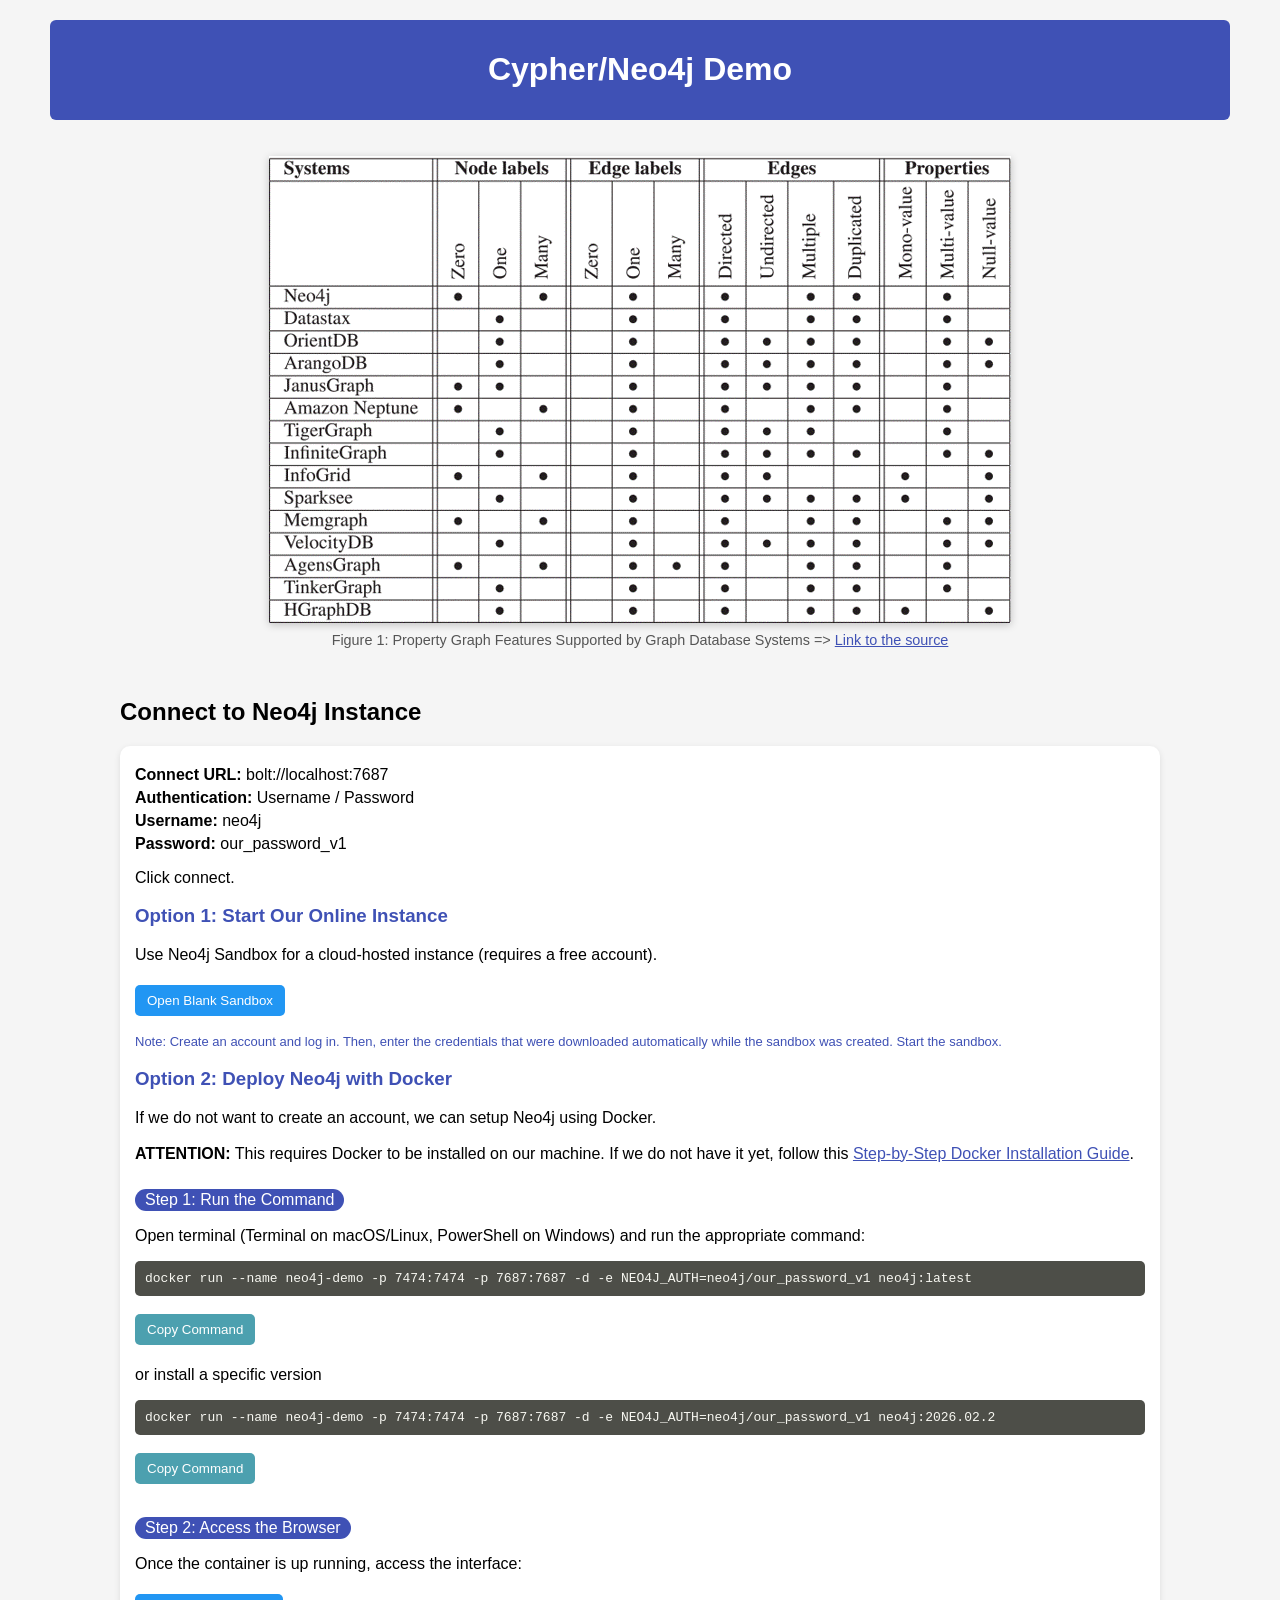
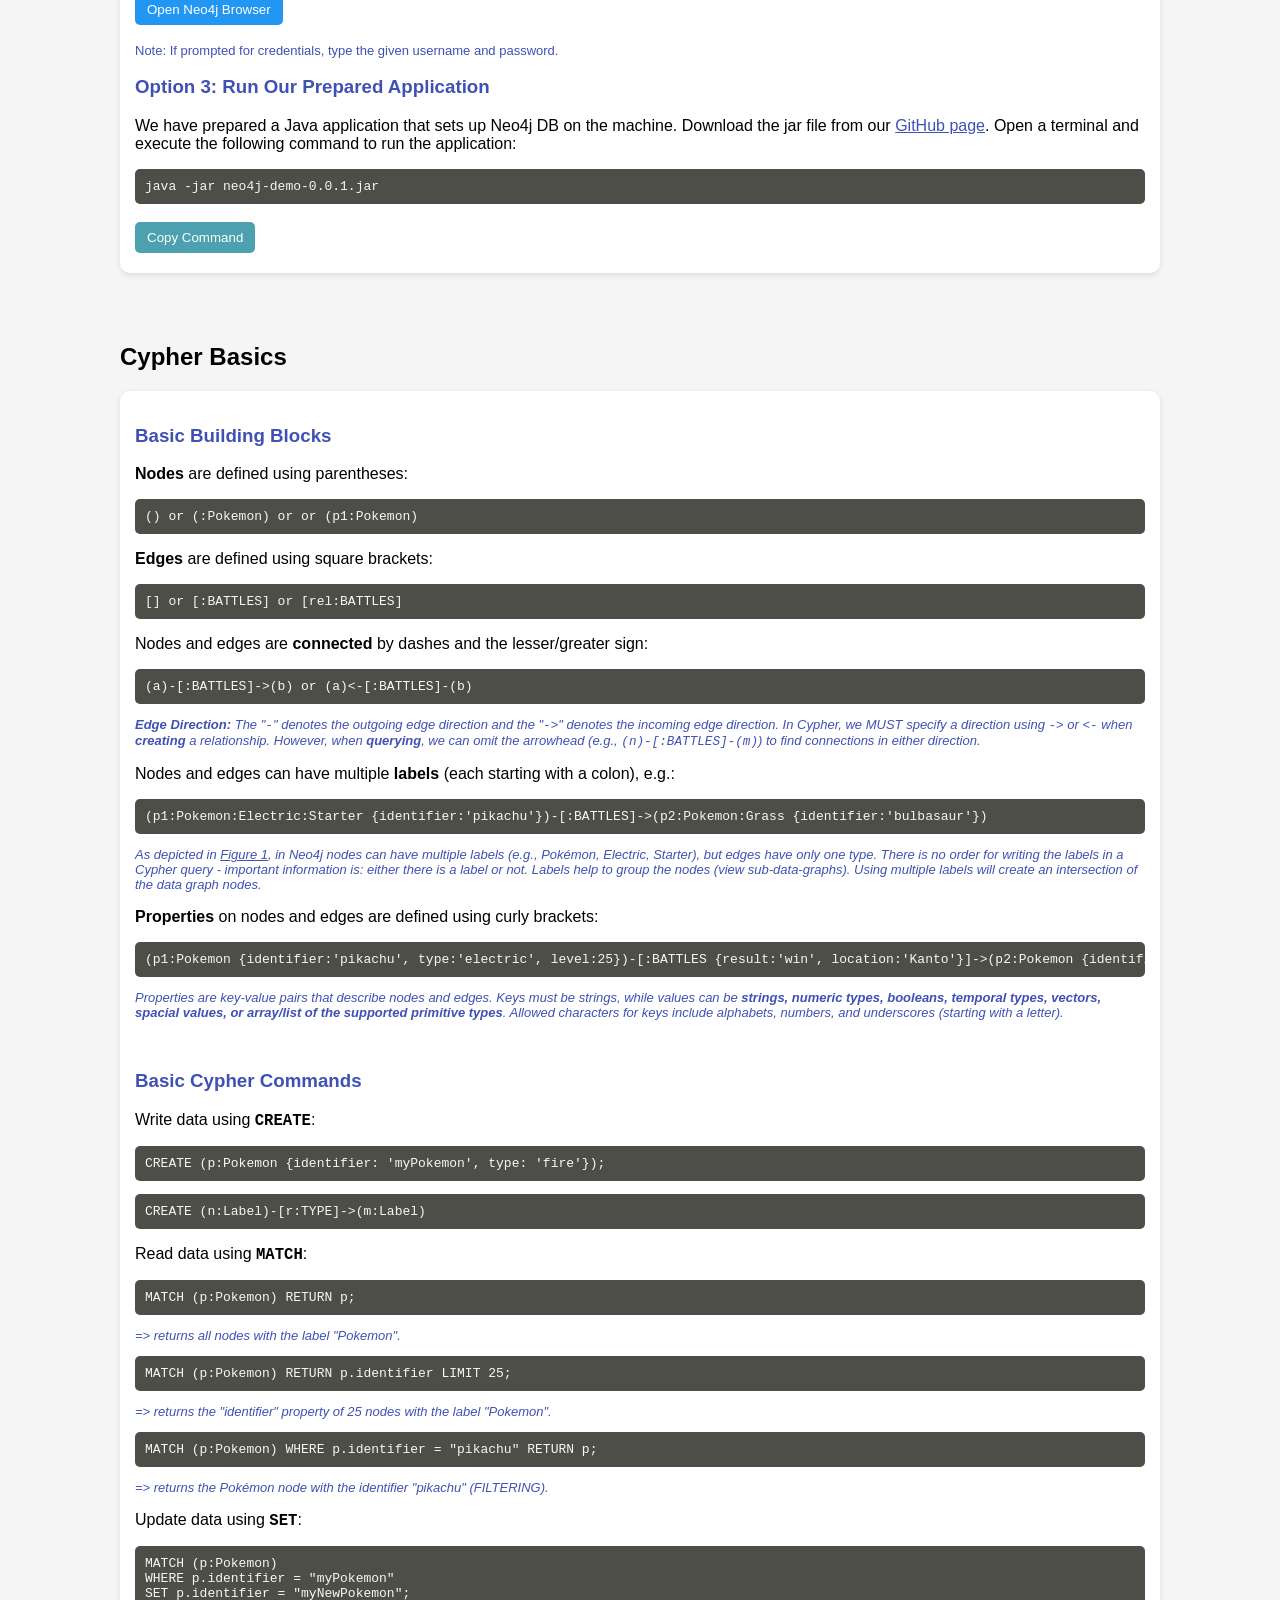
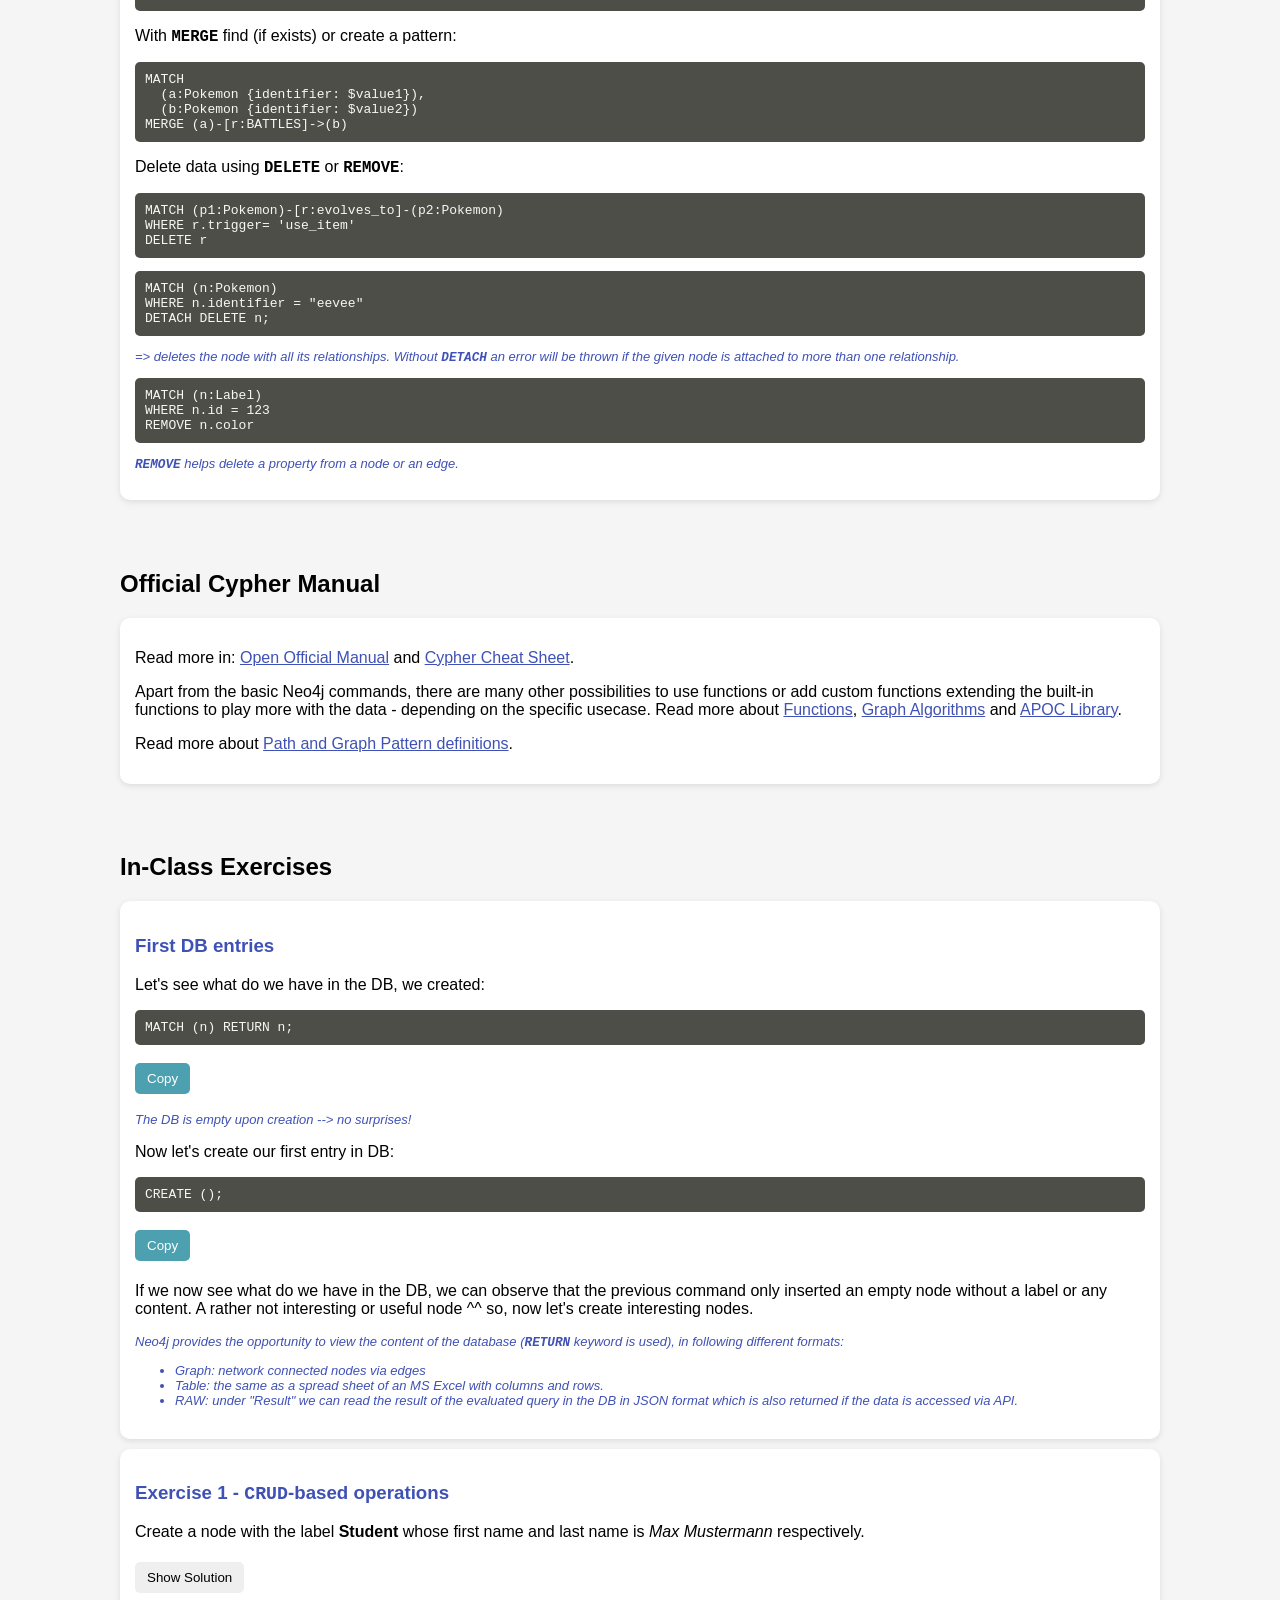
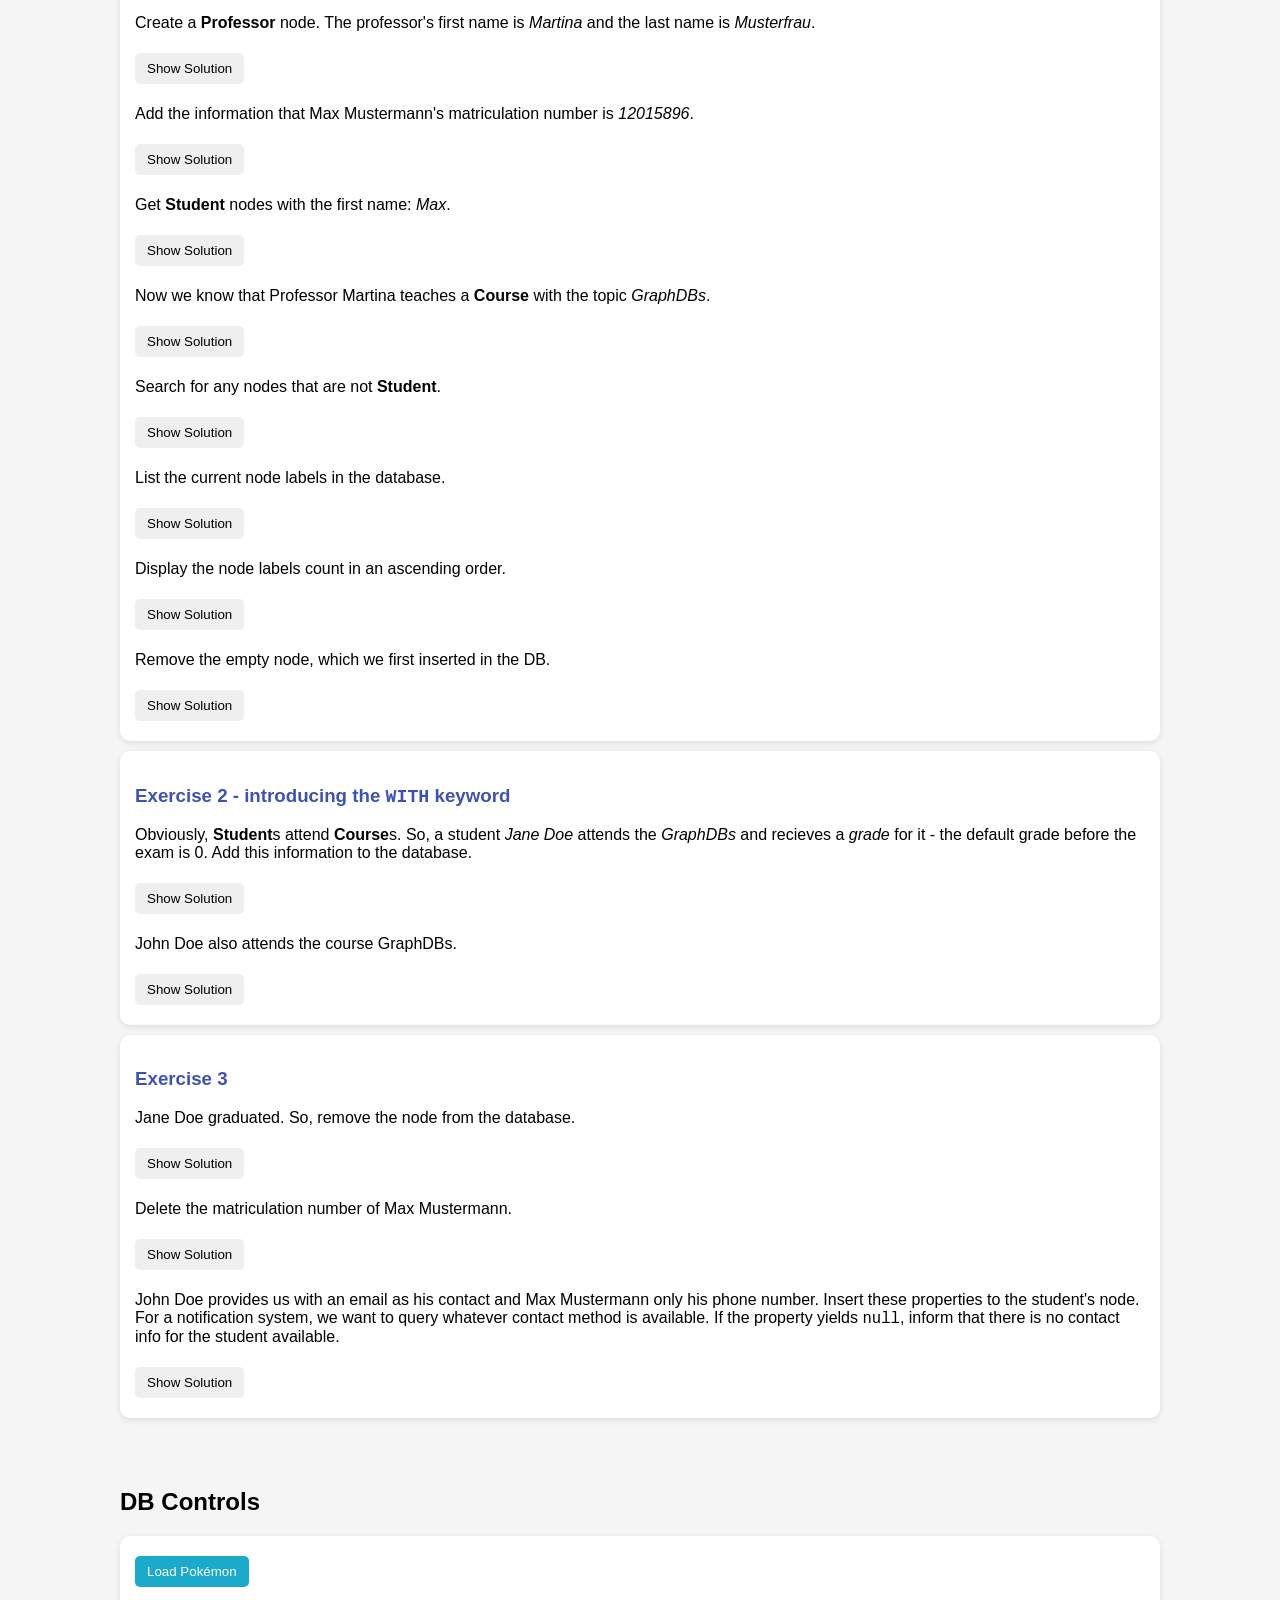
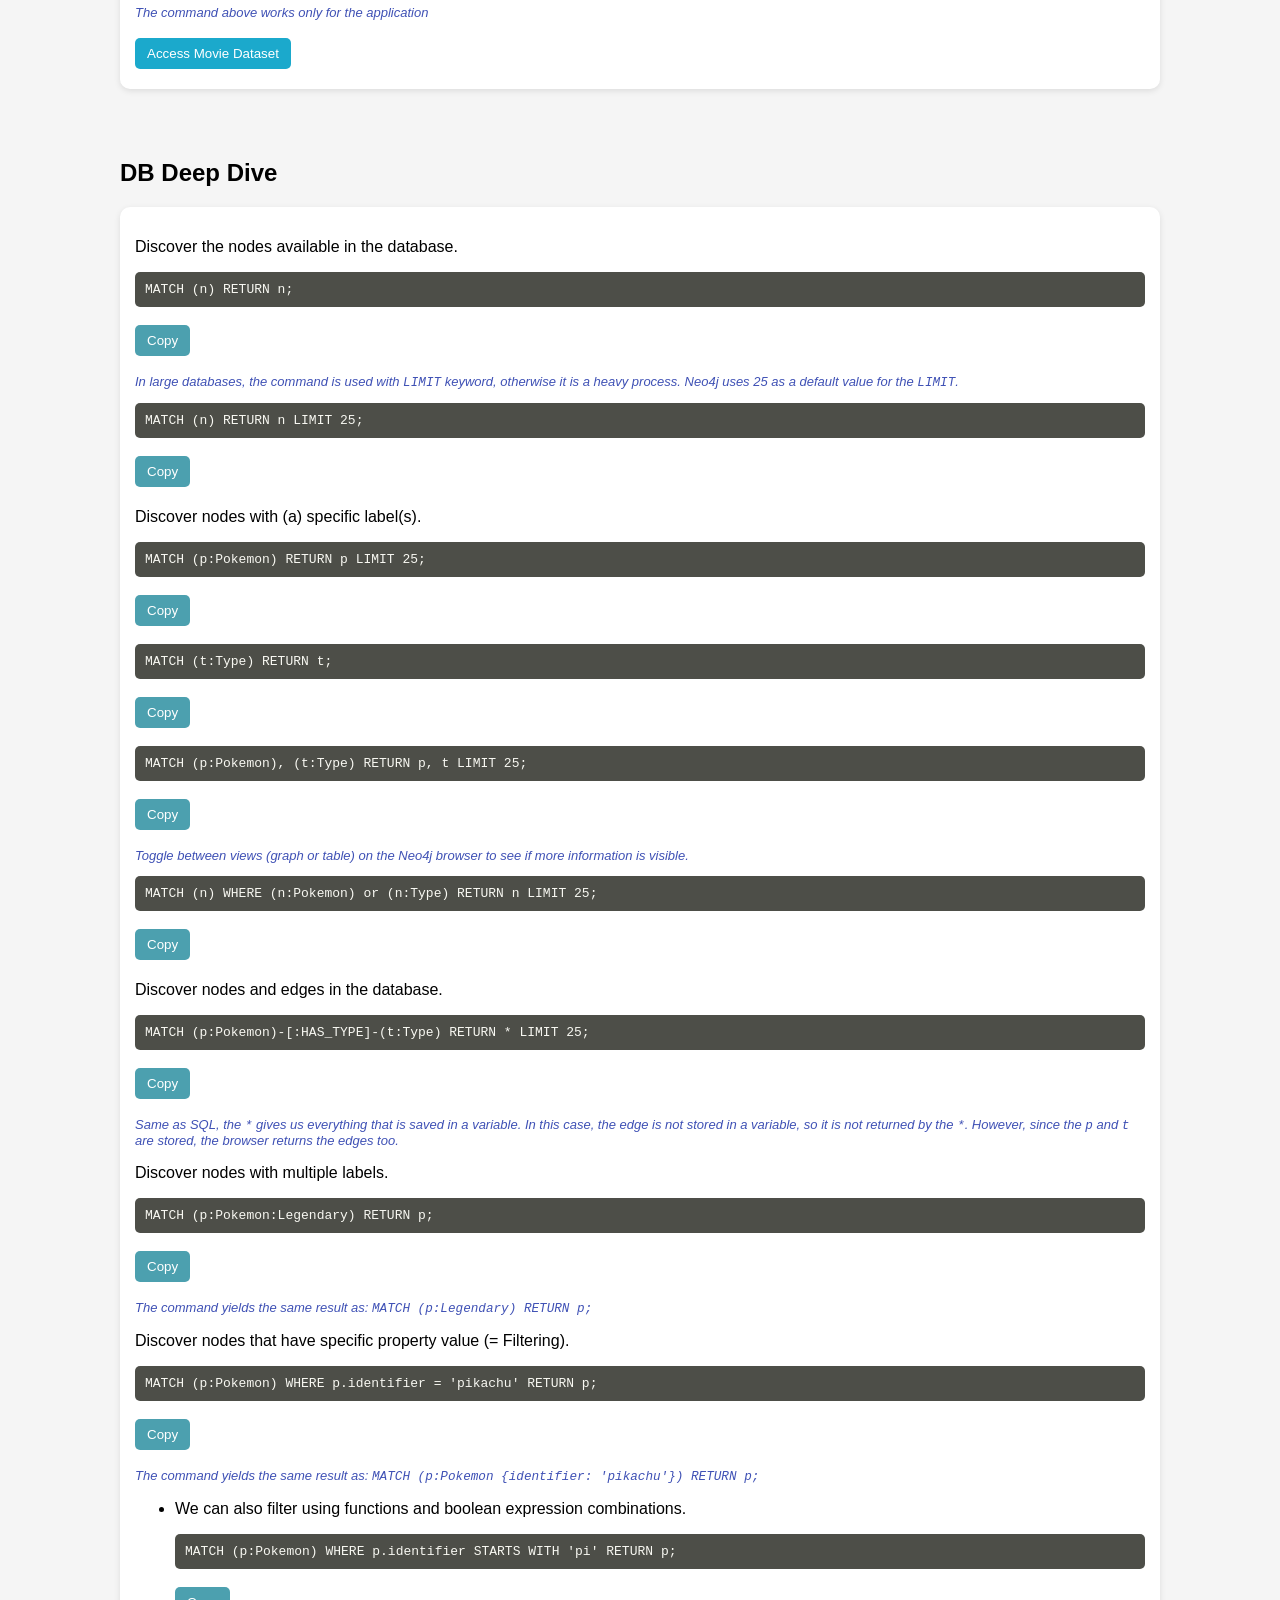
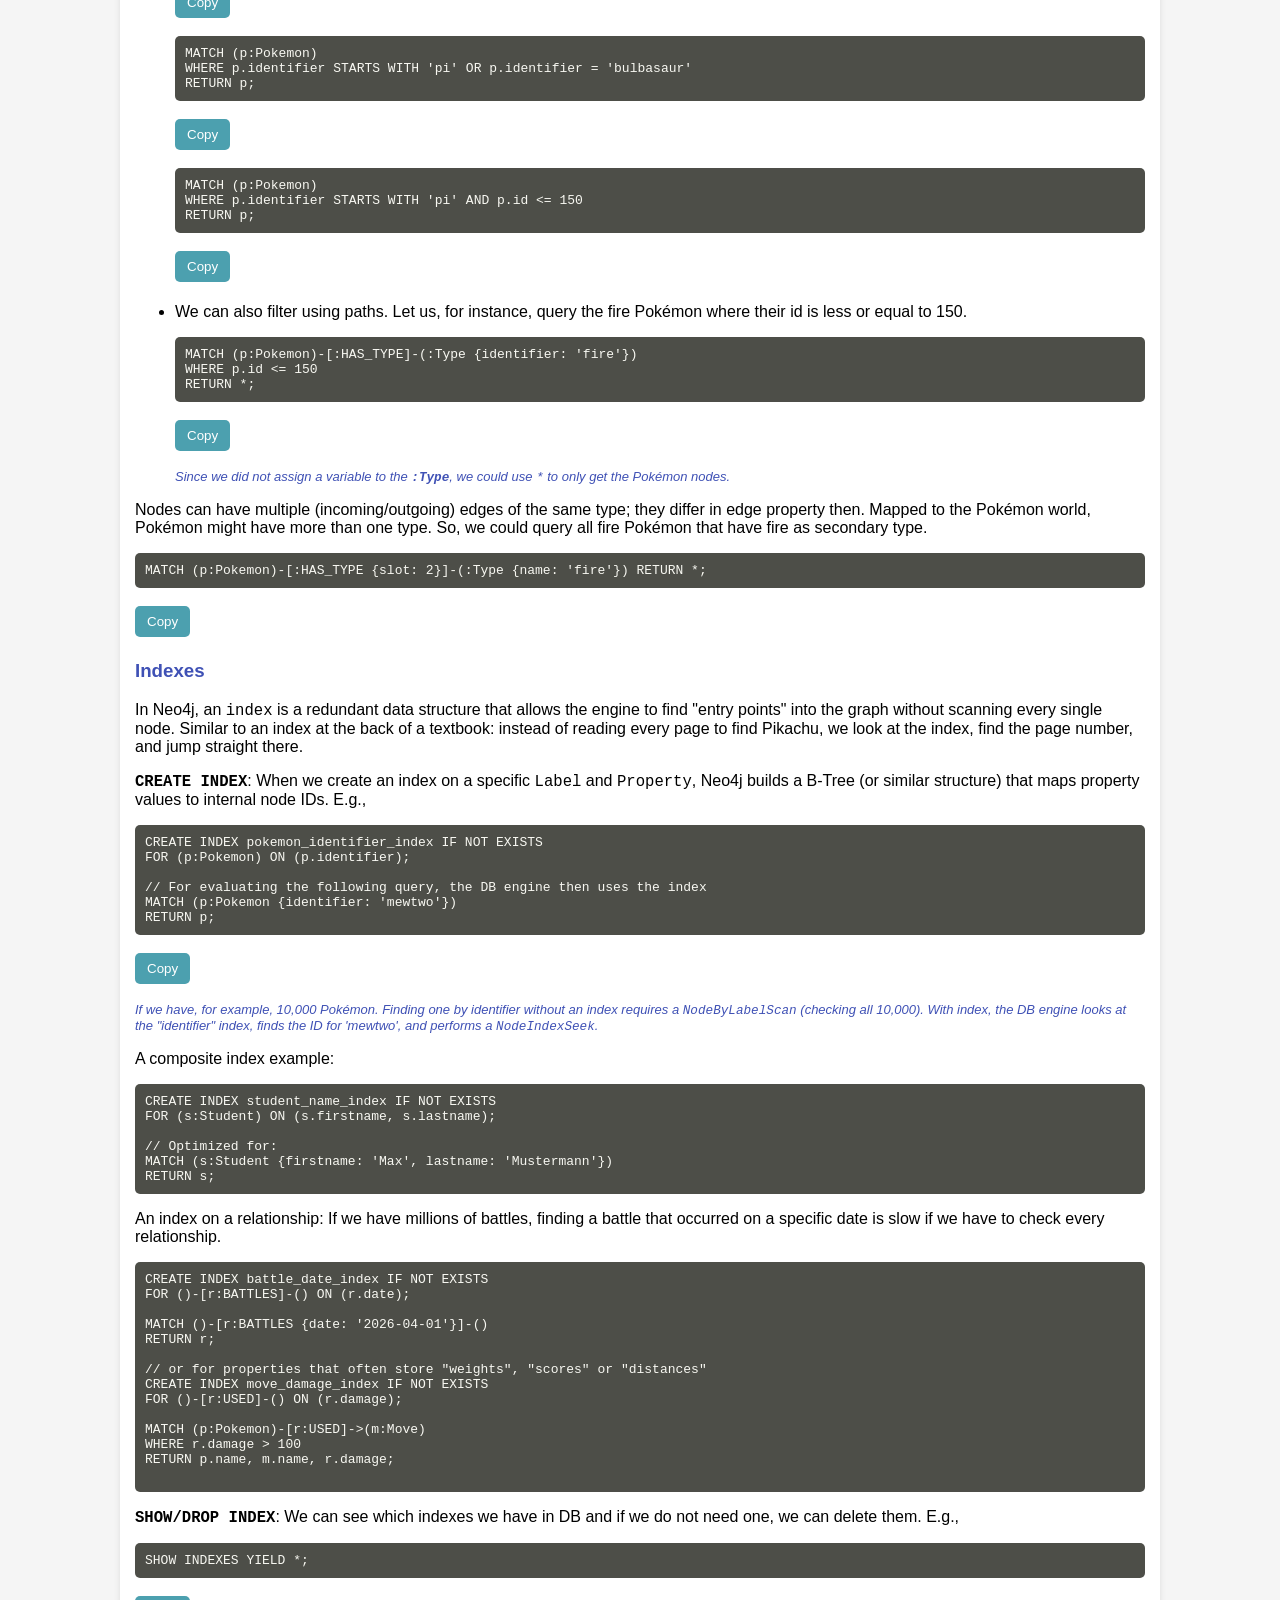
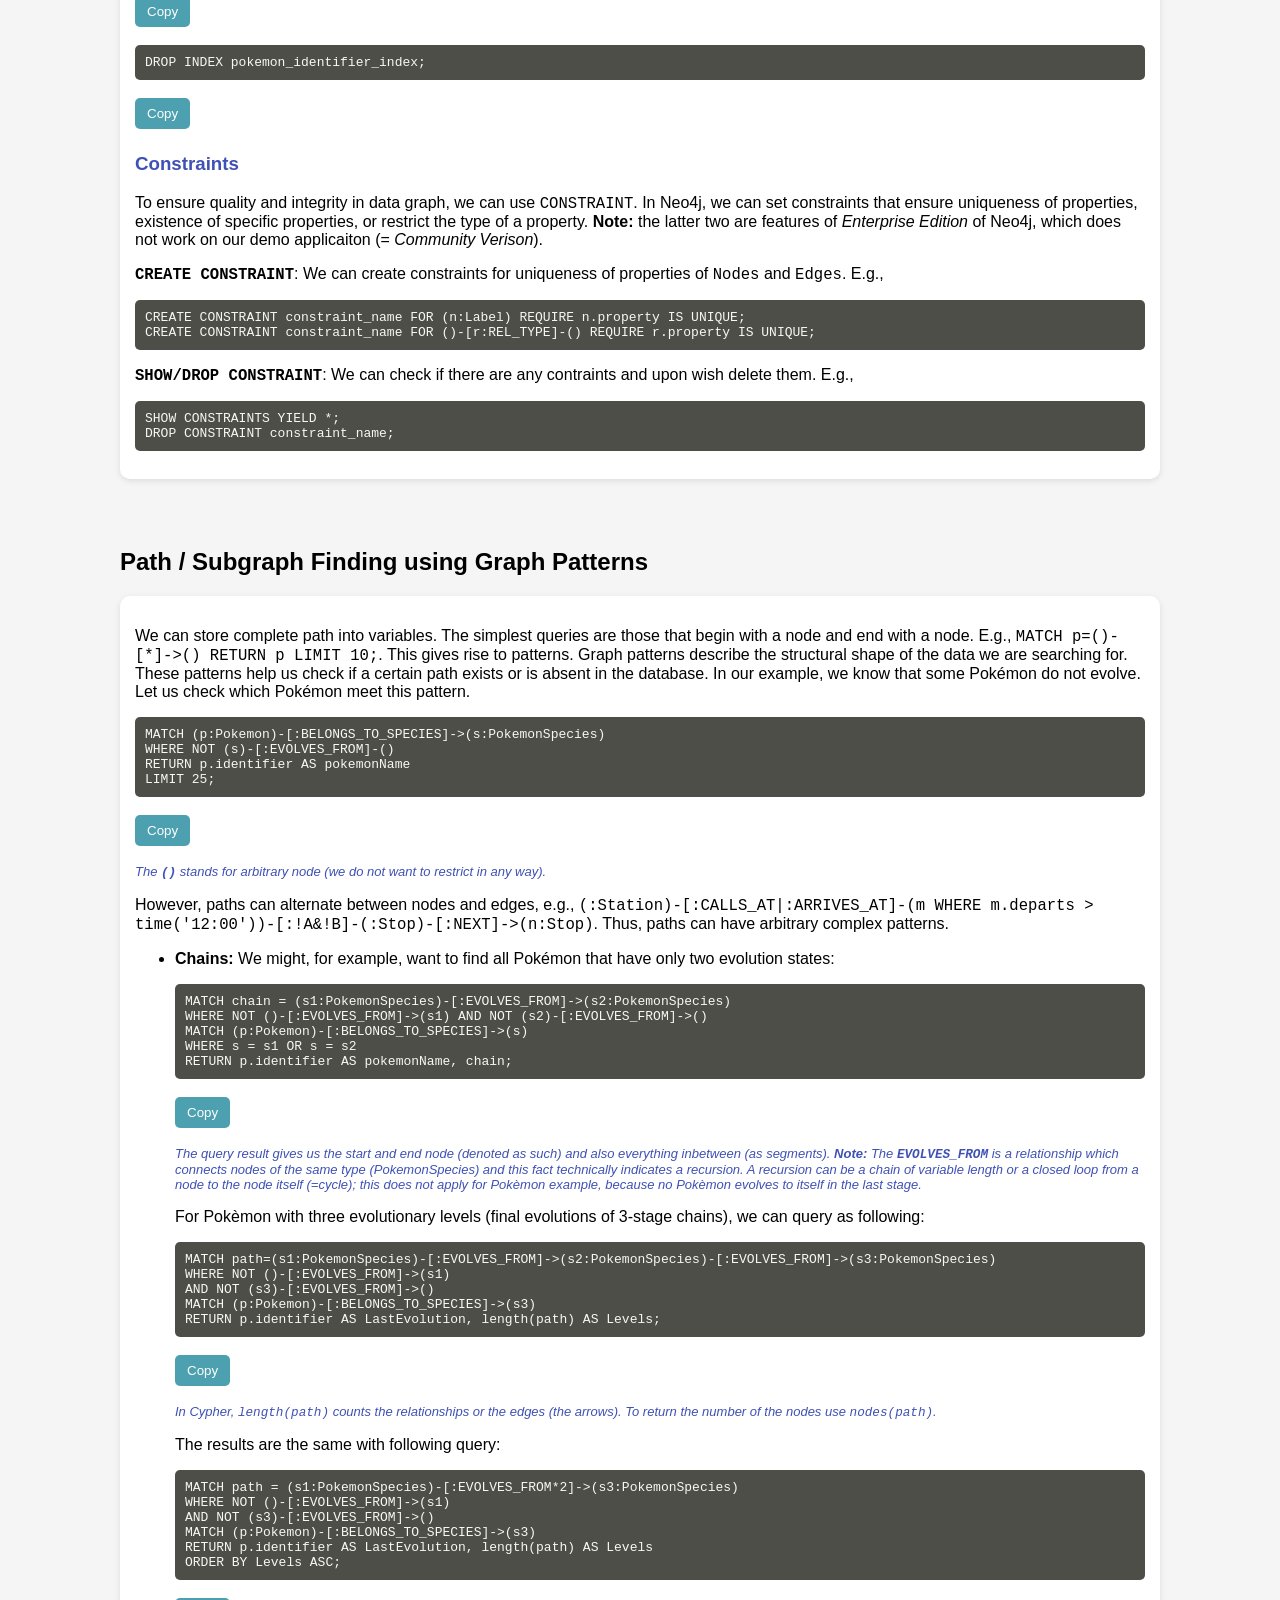
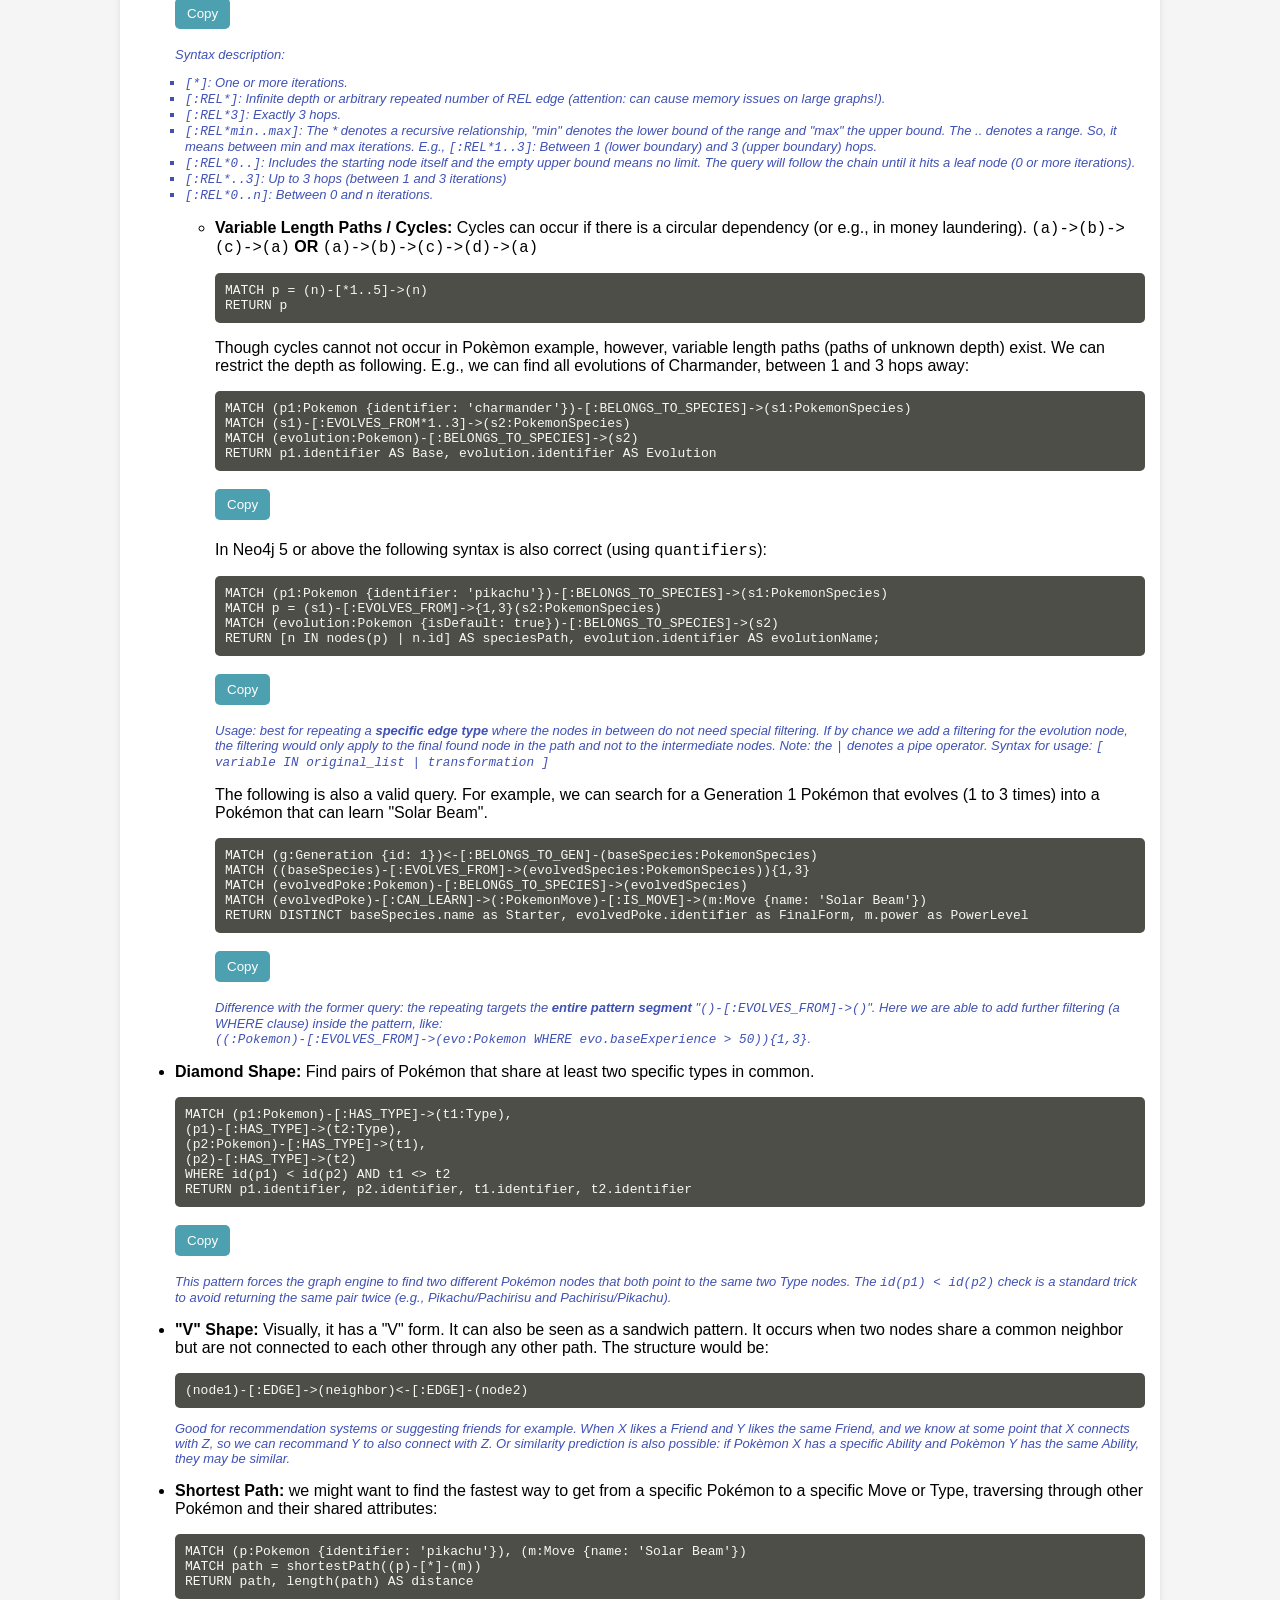
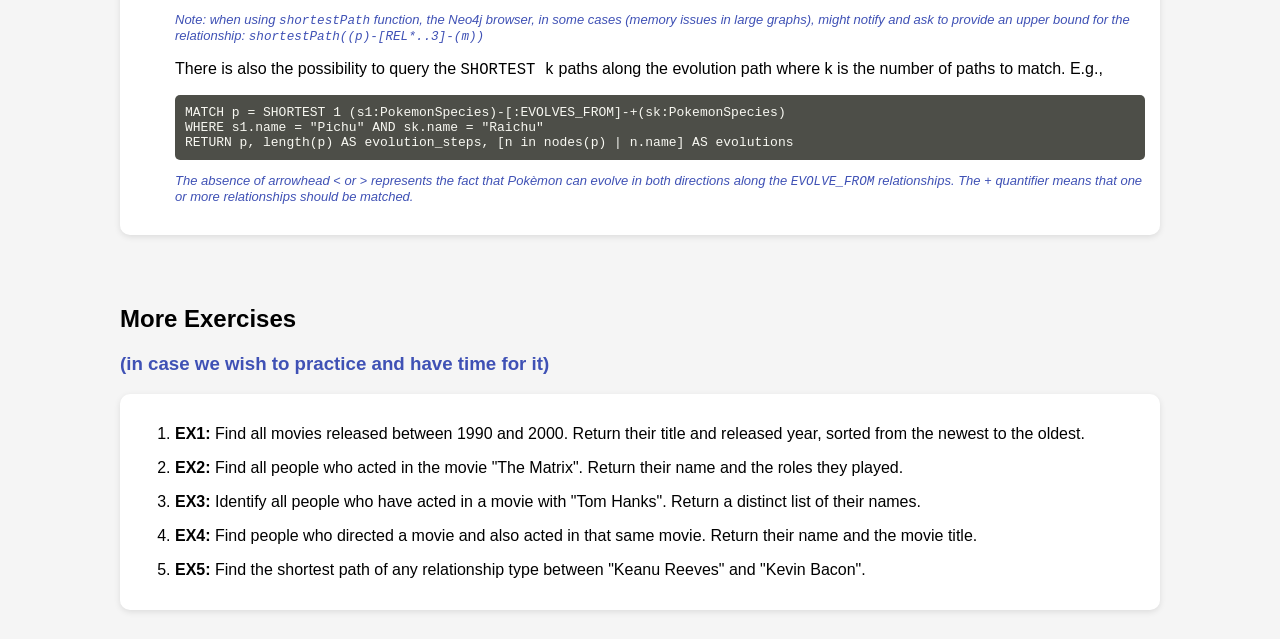
<file: index.html>
<!doctype html>
<!--
	Cypher/Neo4j Crash Course | Special Topics: Graph Databases
	faw.jku.at | @mbahara
-->
<html lang="en">
  <head>
    <meta charset="UTF-8" />
    <meta name="viewport" content="width=device-width, initial-scale=1.0" />
    <title>Cypher/Neo4j Demo</title>
    <link rel="stylesheet" href="assets/css/main.css" />
  </head>
  <body>
    <header class="header">
      <h1>Cypher/Neo4j Demo</h1>
    </header>

    <div class="container">
      <figure id="fig1" class="image-container">
        <img
          src="images/graph-dbs-overview.gif"
          alt="Graph Databases Features"
        />
        <figcaption class="caption">
          Figure 1: Property Graph Features Supported by Graph Database Systems
          =>
          <a
            href="https://ieeexplore.ieee.org/abstract/document/9115617"
            target="_blank"
            >Link to the source</a
          >
        </figcaption>
      </figure>

      <!-- Database Connection -->
      <section class="section">
        <h2>Connect to Neo4j Instance</h2>
        <div class="card">
          <div class="info">
            <p><strong>Connect URL:</strong> bolt://localhost:7687</p>
            <p><strong>Authentication:</strong> Username / Password</p>
            <p><strong>Username:</strong> neo4j</p>
            <p><strong>Password:</strong> our_password_v1</p>
          </div>
          <p>Click connect.</p>

          <h3>Option 1: Start Our Online Instance</h3>
          <p>
            Use Neo4j Sandbox for a cloud-hosted instance (requires a free
            account).
          </p>
          <button class="open" onclick="openNeo4jSandbox()">
            Open Blank Sandbox
          </button>
          <p class="comment">
            Note: Create an account and log in. Then, enter the credentials that
            were downloaded automatically while the sandbox was created. Start
            the sandbox.
          </p>

          <h3>Option 2: Deploy Neo4j with Docker</h3>
          <p>
            If we do not want to create an account, we can setup Neo4j using
            Docker.
            <br /><br />
            <strong>ATTENTION:</strong> This requires Docker to be installed on
            our machine. If we do not have it yet, follow this
            <a href="docker-guide.html" target="_blank"
              >Step-by-Step Docker Installation Guide</a
            >.
          </p>

          <div class="step-tag">Step 1: Run the Command</div>
          <p>
            Open terminal (Terminal on macOS/Linux, PowerShell on Windows) and
            run the appropriate command:
          </p>

          <pre id="docker-run">
docker run --name neo4j-demo -p 7474:7474 -p 7687:7687 -d -e NEO4J_AUTH=neo4j/our_password_v1 neo4j:latest</pre
          >
          <button class="copy" onclick="copy('docker-run', this)">
            Copy Command
          </button>

          <p>or install a specific version</p>
          <pre id="spec-version">
docker run --name neo4j-demo -p 7474:7474 -p 7687:7687 -d -e NEO4J_AUTH=neo4j/our_password_v1 neo4j:2026.02.2</pre
          >
          <button class="copy" onclick="copy('spec-version', this)">
            Copy Command
          </button>

          <br />
          <br />
          <div class="step-tag">Step 2: Access the Browser</div>
          <p>Once the container is up running, access the interface:</p>
          <button class="open" onclick="openBrowser()">
            Open Neo4j Browser
          </button>
          <p class="comment">
            Note: If prompted for credentials, type the given username and
            password.
          </p>

          <h3>Option 3: Run Our Prepared Application</h3>
          <p>
            We have prepared a Java application that sets up Neo4j DB on the
            machine. Download the jar file from our
            <a
              href="https://github.com/mbahara/neo4j-demo/releases/tag/v1.0.0"
              target="_blank"
              >GitHub page</a
            >. Open a terminal and execute the following command to run the
            application:
          </p>
          <pre id="app-version">java -jar neo4j-demo-0.0.1.jar</pre>
          <button class="copy" onclick="copy('app-version', this)">
            Copy Command
          </button>
        </div>
      </section>

      <!-- Cypher Intro & Basics -->
      <section class="section">
        <h2>Cypher Basics</h2>

        <div class="card">
          <h3>Basic Building Blocks</h3>
          <p><b>Nodes</b> are defined using parentheses:</p>
          <pre id="bb1">() or (:Pokemon) or or (p1:Pokemon)</pre>

          <p><b>Edges</b> are defined using square brackets:</p>
          <pre id="bb2">[] or [:BATTLES] or [rel:BATTLES]</pre>

          <p>
            Nodes and edges are <b>connected</b> by dashes and the
            lesser/greater sign:
          </p>
          <pre id="bb3">(a)-[:BATTLES]->(b) or (a)<-[:BATTLES]-(b)</pre>
          <p class="comment">
            <i
              ><strong>Edge Direction:</strong> The "<code>-</code>" denotes the
              outgoing edge direction and the "<code>-&gt;</code>" denotes the
              incoming edge direction. In Cypher, we MUST specify a direction
              using <code>-&gt;</code> or <code>&lt;-</code> when
              <strong>creating</strong> a relationship. However, when
              <strong>querying</strong>, we can omit the arrowhead (e.g.,
              <code>(n)-[:BATTLES]-(m)</code>) to find connections in either
              direction.</i
            >
          </p>

          <p>
            Nodes and edges can have multiple <b>labels</b> (each starting with
            a colon), e.g.:
          </p>
          <pre id="bb4">
(p1:Pokemon:Electric:Starter {identifier:'pikachu'})-[:BATTLES]->(p2:Pokemon:Grass {identifier:'bulbasaur'})
</pre
          >
          <p class="comment">
            <i>
              As depicted in <a href="#fig1">Figure 1</a>, in Neo4j nodes can
              have multiple labels (e.g., Pokémon, Electric, Starter), but edges
              have only one type. There is no order for writing the labels in a
              Cypher query - important information is: either there is a label
              or not. Labels help to group the nodes (view sub-data-graphs).
              Using multiple labels will create an intersection of the data
              graph nodes.
            </i>
          </p>

          <p>
            <b>Properties</b> on nodes and edges are defined using curly
            brackets:
          </p>
          <pre id="bb5">
(p1:Pokemon {identifier:'pikachu', type:'electric', level:25})-[:BATTLES {result:'win', location:'Kanto'}]->(p2:Pokemon {identifier:'bulbasaur', type:'grass'})
</pre
          >
          <p class="comment">
            <i
              >Properties are key-value pairs that describe nodes and edges.
              Keys must be strings, while values can be
              <strong>strings, numeric types, booleans, temporal types, vectors, spacial values, or array/list of the supported primitive types</strong>. Allowed
              characters for keys include alphabets, numbers, and underscores
              (starting with a letter).</i
            >
          </p>

          <br />

          <h3>Basic Cypher Commands</h3>

          <p>
            Write data using <strong><code>CREATE</code></strong
            >:
          </p>
          <pre id="q1">
CREATE (p:Pokemon {identifier: 'myPokemon', type: 'fire'});</pre
          >
          <pre id="q2">CREATE (n:Label)-[r:TYPE]->(m:Label)</pre>

          <p>
            Read data using <strong><code>MATCH</code></strong
            >:
          </p>
          <pre id="q3">MATCH (p:Pokemon) RETURN p;</pre>
          <p class="comment">
            <i>=> returns all nodes with the label "Pokemon".</i>
          </p>

          <pre id="q4">MATCH (p:Pokemon) RETURN p.identifier LIMIT 25;</pre>
          <p class="comment">
            <i
              >=> returns the "identifier" property of 25 nodes with the label
              "Pokemon".</i
            >
          </p>

          <pre id="q5">
MATCH (p:Pokemon) WHERE p.identifier = "pikachu" RETURN p;</pre
          >
          <p class="comment">
            <i
              >=> returns the Pokémon node with the identifier "pikachu"
              (FILTERING).</i
            >
          </p>

          <p>
            Update data using <strong><code>SET</code></strong
            >:
          </p>
          <pre id="q6">
MATCH (p:Pokemon) 
WHERE p.identifier = "myPokemon" 
SET p.identifier = "myNewPokemon";</pre
          >

          <p>
            With <strong><code>MERGE</code></strong> find (if exists) or create
            a pattern:
          </p>
          <pre id="q7">
MATCH
  (a:Pokemon {identifier: $value1}),
  (b:Pokemon {identifier: $value2})
MERGE (a)-[r:BATTLES]->(b)</pre
          >

          <p>
            Delete data using <strong><code>DELETE</code></strong> or
            <strong><code>REMOVE</code></strong
            >:
          </p>
          <pre id="q8">
MATCH (p1:Pokemon)-[r:evolves_to]-(p2:Pokemon)
WHERE r.trigger= 'use_item'
DELETE r</pre
          >
          <pre id="q9">
MATCH (n:Pokemon)
WHERE n.identifier = "eevee"
DETACH DELETE n;</pre
          >
          <p class="comment">
            <i
              >=> deletes the node with all its relationships. Without
              <strong><code>DETACH</code></strong> an error will be thrown if
              the given node is attached to more than one relationship.</i
            >
          </p>

          <pre id="q10">
MATCH (n:Label)
WHERE n.id = 123
REMOVE n.color</pre
          >
          <p class="comment">
            <i
              ><strong><code>REMOVE</code></strong> helps delete a property from
              a node or an edge.</i
            >
          </p>
        </div>
      </section>

      <!-- Docs -->
      <section class="section">
        <h2>Official Cypher Manual</h2>
        <div class="card">
          <p>
            Read more in:
            <a
              href="https://neo4j.com/docs/cypher-manual/current/"
              target="_blank"
              >Open Official Manual</a
            >
            and
            <a
              href="https://neo4j.com/docs/cypher-cheat-sheet/25/all/"
              target="_blank"
              >Cypher Cheat Sheet</a
            >.
          </p>
          <p>
            Apart from the basic Neo4j commands, there are many other
            possibilities to use functions or add custom functions extending the
            built-in functions to play more with the data - depending on the
            specific usecase. Read more about
            <a
              href="https://neo4j.com/docs/cypher-manual/current/functions/"
              target="_blank"
              >Functions</a
            >,
            <a
              href="https://neo4j.com/docs/snowflake-graph-analytics/current/algorithms/"
              target="_blank"
              >Graph Algorithms</a
            >
            and
            <a
              href="https://neo4j.com/docs/aura/apoc/#_apoc_cypher"
              target="_blank"
              >APOC Library</a
            >.
          </p>
          <p>
            Read more about
            <a
              href="https://neo4j.com/docs/cypher-manual/current/patterns/"
              target="_blank"
              >Path and Graph Pattern definitions</a
            >.
          </p>
        </div>
      </section>

      <!-- Hands-on Exercise -->
      <section class="section">
        <h2>In-Class Exercises</h2>

        <div class="card">
          <h3>First DB entries</h3>
          <p>Let's see what do we have in the DB, we created:</p>
          <pre id="ex1">MATCH (n) RETURN n;</pre>
          <button class="copy" onclick="copy('ex1', this)">Copy</button>
          <p class="comment">
            <i>The DB is empty upon creation --> no surprises!</i>
          </p>
          <p>Now let's create our first entry in DB:</p>
          <pre id="ex2">CREATE ();</pre>
          <button class="copy" onclick="copy('ex2', this)">Copy</button>

          <p>
            If we now see what do we have in the DB, we can observe that the
            previous command only inserted an empty node without a label or any
            content. A rather not interesting or useful node ^^ so, now let's
            create interesting nodes.
          </p>
          <p class="comment">
            <i
              >Neo4j provides the opportunity to view the content of the
              database (<strong><code>RETURN</code></strong> keyword is used),
              in following different formats:
              <ul class="comment">
                <li>Graph: network connected nodes via edges</li>
                <li>
                  Table: the same as a spread sheet of an MS Excel with columns
                  and rows.
                </li>
                <li>
                  RAW: under "Result" we can read the result of the evaluated
                  query in the DB in JSON format which is also returned if the
                  data is accessed via API.
                </li>
              </ul>
            </i>
          </p>
        </div>

        <div class="card">
          <h3>Exercise 1 - <code>CRUD</code>-based operations</h3>
          <p>
            Create a node with the label <strong>Student</strong> whose first
            name and last name is <i>Max Mustermann</i> respectively.
          </p>
          <button onclick="toggleSolution('s1-container', this)">
            Show Solution
          </button>
          <div id="s1-container" class="hidden">
            <pre id="s1">
CREATE (s:Student {firstname: 'Max', lastname: 'Mustermann'}) RETURN s;</pre
            >
            <button class="copy" onclick="copy('s1', this)">Copy</button>
          </div>

          <p>
            Create a <strong>Professor</strong> node. The professor's first name
            is <i>Martina</i> and the last name is <i>Musterfrau</i>.
          </p>
          <button onclick="toggleSolution('s2-container', this)">
            Show Solution
          </button>
          <div id="s2-container" class="hidden">
            <pre id="s2">
CREATE (p:Professor {firstname: 'Martina', lastname: 'Musterfrau'}) RETURN p;</pre
            >
            <button class="copy" onclick="copy('s2', this)">Copy</button>
          </div>

          <p>
            Add the information that Max Mustermann's matriculation number is
            <i>12015896</i>.
          </p>
          <button onclick="toggleSolution('s3-container', this)">
            Show Solution
          </button>
          <div id="s3-container" class="hidden">
            <pre id="s3">
MATCH (s:Student {firstname: 'Max', lastname: 'Mustermann'}) SET s.matrNr = '12015896';</pre
            >
            <button class="copy" onclick="copy('s3', this)">Copy</button>
          </div>

          <p>
            Get <strong>Student</strong> nodes with the first name: <i>Max</i>.
          </p>
          <button onclick="toggleSolution('s4-container', this)">
            Show Solution
          </button>
          <div id="s4-container" class="hidden">
            <pre id="s4">
MATCH (s:Student) WHERE s.firstname = 'Max' RETURN s;</pre
            >
            <button class="copy" onclick="copy('s4', this)">Copy</button>
          </div>

          <p>
            Now we know that Professor Martina teaches a
            <strong>Course</strong> with the topic <i>GraphDBs</i>.
          </p>
          <button onclick="toggleSolution('s5-container', this)">
            Show Solution
          </button>
          <div id="s5-container" class="hidden">
            <pre id="s5">
MATCH
  (p:Professor {firstname: 'Martina', lastname: 'Musterfrau'}),
  (c:Course {topic: 'GraphDBs'})
MERGE (p)-[r:TEACHES]->(c);</pre
            >
            <button class="copy" onclick="copy('s5', this)">Copy</button>
          </div>

          <p>Search for any nodes that are not <strong>Student</strong>.</p>
          <button onclick="toggleSolution('s6-container', this)">
            Show Solution
          </button>
          <div id="s6-container" class="hidden">
            <pre id="s6">MATCH (n) WHERE NOT n:Student RETURN n;</pre>
            <button class="copy" onclick="copy('s6', this)">Copy</button>
          </div>

          <p>List the current node labels in the database.</p>
          <button onclick="toggleSolution('s7-container', this)">
            Show Solution
          </button>
          <div id="s7-container" class="hidden">
            <pre id="s7">MATCH (n) RETURN labels(n);</pre>
            <button class="copy" onclick="copy('s7', this)">Copy</button>
          </div>

          <p>Display the node labels count in an ascending order.</p>
          <button onclick="toggleSolution('s8-container', this)">
            Show Solution
          </button>
          <div id="s8-container" class="hidden">
            <pre id="s8">
MATCH (n) RETURN size(labels(n)) as count ORDER BY count ASC;</pre
            >
            <button class="copy" onclick="copy('s8', this)">Copy</button>
          </div>

          <p>Remove the empty node, which we first inserted in the DB.</p>
          <button onclick="toggleSolution('s9-container', this)">
            Show Solution
          </button>
          <div id="s9-container" class="hidden">
            <pre id="s9">MATCH (n) WHERE size(labels(n))=0 DELETE n;</pre>
            <button class="copy" onclick="copy('s9', this)">Copy</button>
            <p class="comment">
              <i
                >We use <strong>DELETE</strong> only when we are 100% sure we
                want to delete the node(s). In productive environment, we use
                the query with <strong>RETURN</strong> and then if we are happy
                with the result of the query, use the <strong>DELETE</strong> to
                get rid of the node(s).</i
              >
            </p>
          </div>
        </div>

        <div class="card">
          <h3>Exercise 2 - introducing the <code>WITH</code> keyword</h3>
          <p>
            Obviously, <strong>Student</strong>s attend
            <strong>Course</strong>s. So, a student <i>Jane Doe</i> attends the
            <i>GraphDBs</i> and recieves a <i>grade</i> for it - the default
            grade before the exam is 0. Add this information to the database.
          </p>
          <button onclick="toggleSolution('ex2.1-container', this)">
            Show Solution
          </button>

          <div id="ex2.1-container" class="hidden">
            <pre id="ex2.1">
CREATE (s:Student {firstname: 'Jane', lastname: 'Doe'}) 
WITH s
MATCH (c:Course {topic: 'Grpah Databases'})
CREATE (s)-[:ATTENDS {grade: 0}]->(c)
RETURN *</pre
            >
            <button class="copy" onclick="copy('ex2.1', this)">Copy</button>
            <p class="comment">
              <i
                >The <strong>WITH</strong> keyword allows us to chain query
                parts together. It acts as a boundary: only the variables we
                specify are "passed through" to the next part of the query and
                they are available in the remainder of the query.</i
              >
            </p>
            <p>
              However, if the course does not exist, the entire query stops and
              the relationship will not be created, even though the student node
              was created in the first line. <br /><strong>Attention:</strong>
              notice the difference between the following two queries, where the
              first one executes successfully and the second one leads to an
              error:
            </p>
            <pre id="ex2.1.1">
MATCH (n:Student) WITH n as student WHERE student.firstname = 'Jane' MATCH (student)-[:ATTENDS]-(c:Course) RETURN c</pre
            >
            <button class="copy" onclick="copy('ex2.1.1', this)">Copy</button>
            <pre id="ex2.1.2">
MATCH (s:Student)-[:ATTENDS]->(c:Course) WITH s as student WHERE student.firstname = 'Jane' RETURN c</pre
            >
            <button class="copy" onclick="copy('ex2.1.2', this)">Copy</button>
            <p class="comment">
              <i
                >If we add the <code>c</code> after the
                <strong>WITH</strong> keyword, its scope of the life gets
                extended, and then we get no error.
              </i>
            </p>
          </div>

          <p>John Doe also attends the course GraphDBs.</p>
          <button onclick="toggleSolution('ex2.2-container', this)">
            Show Solution
          </button>

          <div id="ex2.2-container" class="hidden">
            <pre id="ex2.2.1">
MERGE (s:Student {firstname:'John', lastname: 'Doe'})
WITH s
MERGE (c:Course {topic: 'GraphDBs'})
WITH s, c
MERGE (s)-[:ATTENDS {grade: 0}]->(c)
RETURN s, c;</pre
            >
            <button class="copy" onclick="copy('ex2.2.1', this)">Copy</button>
            <p class="comment">
              <i>The following query would not be desirable:</i>
            </p>
            <pre id="ex2.2.2">
MERGE (s:Student {firstname:'John2', lastname: 'Doe'})-[:ATTENDS {grade: 0}]->(c:Course {topic: 'GraphDBs'})
RETURN s, c;</pre
            >
            <button class="copy" onclick="copy('ex2.2.2', this)">Copy</button>
            <p class="comment">
              <i
                >There are two 'GraphDBs' courses. One listened by John and the
                other by John2. This is because the DB engine tries to find a
                student named John2 and a course with the topic GraphDBs and
                these two nodes have to have an edge that connects them. Since
                this does not exist, it creates both nodes and the edge between
                them altogether.</i
              >
            </p>
          </div>
        </div>

        <div class="card">
          <h3>Exercise 3</h3>
          <p>Jane Doe graduated. So, remove the node from the database.</p>
          <button onclick="toggleSolution('ex3.1-container', this)">
            Show Solution
          </button>
          <div id="ex3.1-container" class="hidden">
            <pre id="ex3.1">
MATCH (s:Student {firstname:'Jane', lastname: 'Doe'})
DELETE s;</pre
            >
            <button class="copy" onclick="copy('ex3.1', this)">Copy</button>
            <p class="comment">
              <i
                >The error indicates that the node has edges and thus, we are
                not able to delete it. To delete a node with edges, we first
                detach the node and then delete it safely. Use the keyword
                <strong><code>DETACH</code></strong> for this mean.</i
              >
            </p>
            <pre id="ex3.2">
MATCH (s:Student {firstname:'Jane', lastname: 'Doe'})
DETACH DELETE s;</pre
            >
            <button class="copy" onclick="copy('ex3.2', this)">Copy</button>
          </div>

          <p>Delete the matriculation number of Max Mustermann.</p>
          <button onclick="toggleSolution('ex3.3-container', this)">
            Show Solution
          </button>
          <div id="ex3.3-container" class="hidden">
            <pre id="ex3.3">
MATCH (s:Student {firstname:'Max', lastname: 'Mustermann'})
REMOVE s.matrNr;</pre
            >
            <button class="copy" onclick="copy('ex3.3', this)">Copy</button>
          </div>

          <p>
            John Doe provides us with an email as his contact and Max
            Mustermann only his phone number. Insert these properties to the
            student's node. For a notification system, we want to query whatever
            contact method is available. If the property yields
            <code>null</code>, inform that there is no contact info for the
            student available.
          </p>
          <button onclick="toggleSolution('ex3.4-container', this)">
            Show Solution
          </button>
          <div id="ex3.4-container" class="hidden">
            <pre id="ex3.4">
MATCH (s1:Student {firstname:'John', lastname: 'Doe'})
SET s1.email = "john.doe@example.com"
MATCH (s2:Student {firstname:'Max', lastname: 'Mustermann'})
SET s2.phone = "0666 000 000 00"

MATCH (s:Student)
RETURN s.firstname + " " + s.lastName AS name, coalesce(s.email, s.phone, "No contact info") AS contact_method

// or
// MATCH (s:Student)
// RETURN coalesce(s.firstname, "") + " " + coalesce(s.lastName, "") AS name, coalesce(s.email, s.phone, "No contact info") AS contact_method
</pre
            >
            <button class="copy" onclick="copy('ex3.4', this)">Copy</button>
            <p class="comment">
              <i>
                <strong><code>coalesce()</code></strong> is a scalar function,
                that returns the first no-null value in a list of expression.</i
              >
            </p>
          </div>
        </div>
      </section>

      <!-- Database Control -->
      <section class="section">
        <h2>DB Controls</h2>
        <div class="card">
          <!-- <button class="control" onclick="executeClear()">
            Clear Database
          </button> -->
          <button class="control" onclick="load('pokemon', event)">
            Load Pokémon
          </button>
          <p class="comment">
            <i>The command above works only for the application</i>
          </p>
          <!-- <button class="control" onclick="load('map', event)">Load Map</button> -->
          <button class="control" onclick="load('movie', event)">
            Access Movie Dataset
          </button>
        </div>
        <div id="customModal" class="modal-overlay">
          <div class="modal-content">
            <h3>Access Credentials</h3>
            <p>Use the following credentials for the Movie dataset:</p>
            <div class="credentials-box">
              <p><strong>Username:</strong> recommendations</p>
              <p><strong>Password:</strong> recommendations</p>
              <p><strong>Database:</strong> recommendations</p>
            </div>
            <div class="modal-actions">
              <button id="modalCloseBtn" class="control">
                Proceed to Dataset
              </button>
              <button id="modalCancelBtn" class="btn-link">Close</button>
            </div>
          </div>
        </div>
      </section>

      <!-- DB Deep Dive -->
      <section class="section">
        <h2>DB Deep Dive</h2>
        <div class="card">
          <p>Discover the nodes available in the database.</p>
          <pre id="d1">MATCH (n) RETURN n;</pre>
          <button class="copy" onclick="copy('d1', this)">Copy</button>
          <p class="comment">
            <i
              >In large databases, the command is used with
              <code>LIMIT</code> keyword, otherwise it is a heavy process. Neo4j
              uses <i>25</i> as a default value for the <code>LIMIT</code>.</i
            >
          </p>
          <pre id="d2">MATCH (n) RETURN n LIMIT 25;</pre>
          <button class="copy" onclick="copy('d2', this)">Copy</button>

          <p>Discover nodes with (a) specific label(s).</p>
          <pre id="d3">MATCH (p:Pokemon) RETURN p LIMIT 25;</pre>
          <button class="copy" onclick="copy('d3', this)">Copy</button>
          <pre id="d4">MATCH (t:Type) RETURN t;</pre>
          <button class="copy" onclick="copy('d4', this)">Copy</button>
          <pre id="d5">MATCH (p:Pokemon), (t:Type) RETURN p, t LIMIT 25;</pre>
          <button class="copy" onclick="copy('d5', this)">Copy</button>
          <p class="comment">
            <i
              >Toggle between views (graph or table) on the Neo4j browser to see
              if more information is visible.</i
            >
          </p>
          <pre id="d5.1">
MATCH (n) WHERE (n:Pokemon) or (n:Type) RETURN n LIMIT 25;</pre
          >
          <button class="copy" onclick="copy('d5.1', this)">Copy</button>

          <p>Discover nodes and edges in the database.</p>
          <pre id="d6">
MATCH (p:Pokemon)-[:HAS_TYPE]-(t:Type) RETURN * LIMIT 25;</pre
          >
          <button class="copy" onclick="copy('d6', this)">Copy</button>
          <p class="comment">
            <i
              >Same as SQL, the <code>*</code> gives us everything that is saved
              in a variable. In this case, the edge is not stored in a variable,
              so it is not returned by the <code>*</code>. However, since the
              <code>p</code> and <code>t</code> are stored, the browser returns
              the edges too.</i
            >
          </p>

          <p>Discover nodes with multiple labels.</p>
          <pre id="d7">MATCH (p:Pokemon:Legendary) RETURN p;</pre>
          <button class="copy" onclick="copy('d7', this)">Copy</button>
          <p class="comment">
            <i
              >The command yields the same result as:
              <code>MATCH (p:Legendary) RETURN p;</code></i
            >
          </p>

          <p>Discover nodes that have specific property value (= Filtering).</p>
          <pre id="d8">
MATCH (p:Pokemon) WHERE p.identifier = 'pikachu' RETURN p;</pre
          >
          <button class="copy" onclick="copy('d8', this)">Copy</button>
          <p class="comment">
            <i
              >The command yields the same result as:
              <code
                >MATCH (p:Pokemon {identifier: 'pikachu'}) RETURN p;</code
              ></i
            >
          </p>
          <ul>
            <li>
              <p>
                We can also filter using functions and boolean expression
                combinations.
              </p>
              <pre id="d9">
MATCH (p:Pokemon) WHERE p.identifier STARTS WITH 'pi' RETURN p;</pre
              >
              <button class="copy" onclick="copy('d9', this)">Copy</button>
              <pre id="d10">
MATCH (p:Pokemon) 
WHERE p.identifier STARTS WITH 'pi' OR p.identifier = 'bulbasaur' 
RETURN p;</pre
              >
              <button class="copy" onclick="copy('d10', this)">Copy</button>
              <pre id="d11">
MATCH (p:Pokemon) 
WHERE p.identifier STARTS WITH 'pi' AND p.id <= 150 
RETURN p;</pre
              >
              <button class="copy" onclick="copy('d11', this)">Copy</button>
            </li>
            <li>
              <p>
                We can also filter using paths. Let us, for instance, query the
                fire Pokémon where their id is less or equal to 150.
              </p>
              <pre id="d12">
MATCH (p:Pokemon)-[:HAS_TYPE]-(:Type {identifier: 'fire'}) 
WHERE p.id <= 150 
RETURN *;</pre
              >
              <button class="copy" onclick="copy('d12', this)">Copy</button>
              <p class="comment">
                <i
                  >Since we did not assign a variable to the
                  <strong><code>:Type</code></strong
                  >, we could use <code>*</code> to only get the
                  <i>Pokémon</i> nodes.</i
                >
              </p>
            </li>
          </ul>

          <p>
            Nodes can have multiple (incoming/outgoing) edges of the same type;
            they differ in edge property then. Mapped to the Pokémon world,
            Pokémon might have more than one type. So, we could query all fire
            Pokémon that have fire as secondary type.
          </p>
          <pre id="d13">
MATCH (p:Pokemon)-[:HAS_TYPE {slot: 2}]-(:Type {name: 'fire'}) RETURN *;</pre
          >
          <button class="copy" onclick="copy('d13', this)">Copy</button>

          <h3>Indexes</h3>
          <p>
            In Neo4j, an <code>index</code> is a redundant data structure that
            allows the engine to find "entry points" into the graph without
            scanning every single node. Similar to an index at the back of a
            textbook: instead of reading every page to find Pikachu, we look at
            the index, find the page number, and jump straight there.
          </p>
          <p>
            <strong><code>CREATE INDEX</code></strong
            >: When we create an index on a specific <code>Label</code> and
            <code>Property</code>, Neo4j builds a B-Tree (or similar structure)
            that maps property values to internal node IDs. E.g.,
          </p>
          <pre id="i1">
CREATE INDEX pokemon_identifier_index IF NOT EXISTS
FOR (p:Pokemon) ON (p.identifier);

// For evaluating the following query, the DB engine then uses the index
MATCH (p:Pokemon {identifier: 'mewtwo'})
RETURN p;</pre
          >
          <button class="copy" onclick="copy('i1', this)">Copy</button>
          <p class="comment">
            <i
              >If we have, for example, 10,000 Pokémon. Finding one by
              identifier without an index requires a
              <code>NodeByLabelScan</code> (checking all 10,000). With index,
              the DB engine looks at the "identifier" index, finds the ID for
              'mewtwo', and performs a <code>NodeIndexSeek</code>.</i
            >
          </p>
          <p>A composite index example:</p>
          <pre id="i2">
CREATE INDEX student_name_index IF NOT EXISTS
FOR (s:Student) ON (s.firstname, s.lastname);

// Optimized for:
MATCH (s:Student {firstname: 'Max', lastname: 'Mustermann'})
RETURN s;
</pre
          >
          <p>
            An index on a relationship: If we have millions of battles, finding
            a battle that occurred on a specific date is slow if we have to
            check every relationship.
          </p>
          <pre id="i3">
CREATE INDEX battle_date_index IF NOT EXISTS
FOR ()-[r:BATTLES]-() ON (r.date);

MATCH ()-[r:BATTLES {date: '2026-04-01'}]-()
RETURN r;

// or for properties that often store "weights", "scores" or "distances"
CREATE INDEX move_damage_index IF NOT EXISTS
FOR ()-[r:USED]-() ON (r.damage);

MATCH (p:Pokemon)-[r:USED]->(m:Move)
WHERE r.damage > 100
RETURN p.name, m.name, r.damage;
          </pre>
          <p>
            <strong><code>SHOW/DROP INDEX</code></strong
            >: We can see which indexes we have in DB and if we do not need one,
            we can delete them. E.g.,
          </p>
          <pre id="i4">SHOW INDEXES YIELD *;</pre>
          <button class="copy" onclick="copy('i4', this)">Copy</button>
          <pre id="i5">DROP INDEX pokemon_identifier_index;</pre>
          <button class="copy" onclick="copy('i5', this)">Copy</button>

          <h3>Constraints</h3>
          <p>
            To ensure quality and integrity in data graph, we can use
            <code>CONSTRAINT</code>. In Neo4j, we can set constraints that
            ensure uniqueness of properties, existence of specific properties,
            or restrict the type of a property. <b>Note:</b> the latter two are
            features of <i>Enterprise Edition</i> of Neo4j, which does not work
            on our demo applicaiton (= <i>Community Verison</i>).
          </p>
          <p>
            <strong><code>CREATE CONSTRAINT</code></strong
            >: We can create constraints for uniqueness of properties of
            <code>Nodes</code> and <code>Edges</code>. E.g.,
          </p>
          <pre id="i1">
CREATE CONSTRAINT constraint_name FOR (n:Label) REQUIRE n.property IS UNIQUE;
CREATE CONSTRAINT constraint_name FOR ()-[r:REL_TYPE]-() REQUIRE r.property IS UNIQUE;</pre
          >
          <p>
            <strong><code>SHOW/DROP CONSTRAINT</code></strong
            >: We can check if there are any contraints and upon wish delete
            them. E.g.,
          </p>
          <pre id="i1">
SHOW CONSTRAINTS YIELD *;
DROP CONSTRAINT constraint_name;</pre
          >
        </div>
      </section>

      <!-- Path/Subgraph Finding -->
      <section class="section">
        <h2>Path / Subgraph Finding using Graph Patterns</h2>
        <div class="card">
          <p>
            We can store complete path into variables. The simplest queries are
            those that begin with a node and end with a node. E.g.,
            <code>MATCH p=()-[*]->() RETURN p LIMIT 10;</code>. This gives rise
            to patterns. Graph patterns describe the structural shape of the
            data we are searching for. These patterns help us check if a certain
            path exists or is absent in the database. In our example, we know
            that some Pokémon do not evolve. Let us check which Pokémon meet
            this pattern.
          </p>
          <pre id="p1">
MATCH (p:Pokemon)-[:BELONGS_TO_SPECIES]->(s:PokemonSpecies)
WHERE NOT (s)-[:EVOLVES_FROM]-()
RETURN p.identifier AS pokemonName
LIMIT 25;</pre
          >
          <button class="copy" onclick="copy('p1', this)">Copy</button>
          <p class="comment">
            <i
              >The <strong><code>()</code></strong> stands for arbitrary node
              (we do not want to restrict in any way).</i
            >
          </p>

          <p>
            However, paths can alternate between nodes and edges, e.g.,
            <code
              >(:Station)-[:CALLS_AT|:ARRIVES_AT]-(m WHERE m.departs >
              time('12:00'))-[:!A&!B]-(:Stop)-[:NEXT]->(n:Stop)</code
            >. Thus, paths can have arbitrary complex patterns.
          </p>
          <ul>
            <li>
              <p>
                <strong>Chains:</strong> We might, for example, want to find all
                Pokémon that have only two evolution states:
              </p>
              <pre id="p2">
MATCH chain = (s1:PokemonSpecies)-[:EVOLVES_FROM]->(s2:PokemonSpecies)
WHERE NOT ()-[:EVOLVES_FROM]->(s1) AND NOT (s2)-[:EVOLVES_FROM]->()
MATCH (p:Pokemon)-[:BELONGS_TO_SPECIES]->(s)
WHERE s = s1 OR s = s2
RETURN p.identifier AS pokemonName, chain;</pre
              >
              <button class="copy" onclick="copy('p2', this)">Copy</button>
              <p class="comment">
                <i
                  >The query result gives us the start and end node (denoted as
                  such) and also everything inbetween (as segments).
                  <strong>Note:</strong> The
                  <strong><code>EVOLVES_FROM</code></strong> is a relationship
                  which connects nodes of the same type (<i>PokemonSpecies</i>)
                  and this fact technically indicates a recursion. A recursion
                  can be a chain of variable length or a closed loop from a node
                  to the node itself (=cycle); this does not apply for Pokèmon
                  example, because no Pokèmon evolves to itself in the last
                  stage.
                </i>
              </p>
              <p>
                For Pokèmon with three evolutionary levels (final evolutions of
                3-stage chains), we can query as following:
              </p>
              <pre id="p2.1">
MATCH path=(s1:PokemonSpecies)-[:EVOLVES_FROM]->(s2:PokemonSpecies)-[:EVOLVES_FROM]->(s3:PokemonSpecies)
WHERE NOT ()-[:EVOLVES_FROM]->(s1)
AND NOT (s3)-[:EVOLVES_FROM]->()
MATCH (p:Pokemon)-[:BELONGS_TO_SPECIES]->(s3)
RETURN p.identifier AS LastEvolution, length(path) AS Levels;</pre
              >
              <button class="copy" onclick="copy('p2.1', this)">Copy</button>
              <p class="comment">
                <i
                  >In Cypher, <code>length(path)</code> counts the relationships
                  or the edges (the arrows). To return the number of the nodes
                  use <code>nodes(path)</code>.
                </i>
              </p>
              <p>The results are the same with following query:</p>
              <pre id="p2.2">
MATCH path = (s1:PokemonSpecies)-[:EVOLVES_FROM*2]->(s3:PokemonSpecies)
WHERE NOT ()-[:EVOLVES_FROM]->(s1)
AND NOT (s3)-[:EVOLVES_FROM]->()
MATCH (p:Pokemon)-[:BELONGS_TO_SPECIES]->(s3)
RETURN p.identifier AS LastEvolution, length(path) AS Levels
ORDER BY Levels ASC;</pre
              >
              <button class="copy" onclick="copy('p2.2', this)">Copy</button>
              <p class="comment">
                <i
                  >Syntax description:
                  <ul
                    style="list-style-type: square; padding-left: 10px"
                    class="comment"
                  >
                    <li><code>[*]</code>: One or more iterations.</li>
                    <li>
                      <code>[:REL*]</code>: Infinite depth or arbitrary repeated
                      number of REL edge (attention: can cause memory issues on
                      large graphs!).
                    </li>
                    <li><code>[:REL*3]</code>: Exactly 3 hops.</li>
                    <li>
                      <code>[:REL*min..max]</code>: The * denotes a recursive
                      relationship, "min" denotes the lower bound of the range
                      and "max" the upper bound. The .. denotes a range. So, it
                      means between min and max iterations. E.g.,
                      <code>[:REL*1..3]</code>: Between 1 (lower boundary) and 3
                      (upper boundary) hops.
                    </li>
                    <li>
                      <code>[:REL*0..]</code>: Includes the starting node itself
                      and the empty upper bound means no limit. The query will
                      follow the chain until it hits a leaf node (0 or more
                      iterations).
                    </li>
                    <li>
                      <code>[:REL*..3]</code>: Up to 3 hops (between 1 and 3
                      iterations)
                    </li>
                    <li>
                      <code>[:REL*0..n]</code>: Between 0 and n iterations.
                    </li>
                  </ul>
                </i>
              </p>
              <ul>
                <li>
                  <p>
                    <strong>Variable Length Paths / Cycles: </strong> Cycles can
                    occur if there is a circular dependency (or e.g., in money
                    laundering).
                    <code>(a)->(b)->(c)->(a)</code>
                    <strong>OR</strong>
                    <code>(a)->(b)->(c)->(d)->(a)</code>
                  </p>
                  <pre id="p2.3">
MATCH p = (n)-[*1..5]->(n)
RETURN p</pre
                  >
                  <p>
                    Though cycles cannot not occur in Pokèmon example, however,
                    variable length paths (paths of unknown depth) exist. We can
                    restrict the depth as following. E.g., we can find all
                    evolutions of Charmander, between 1 and 3 hops away:
                  </p>
                  <pre id="p2.4">
MATCH (p1:Pokemon {identifier: 'charmander'})-[:BELONGS_TO_SPECIES]->(s1:PokemonSpecies)
MATCH (s1)-[:EVOLVES_FROM*1..3]->(s2:PokemonSpecies)
MATCH (evolution:Pokemon)-[:BELONGS_TO_SPECIES]->(s2)
RETURN p1.identifier AS Base, evolution.identifier AS Evolution</pre
                  >
                  <button class="copy" onclick="copy('p2.4', this)">
                    Copy
                  </button>
                  <p>
                    In Neo4j 5 or above the following syntax is also correct
                    (using <code>quantifiers</code>):
                  </p>
                  <pre id="p2.5">
MATCH (p1:Pokemon {identifier: 'pikachu'})-[:BELONGS_TO_SPECIES]->(s1:PokemonSpecies)
MATCH p = (s1)-[:EVOLVES_FROM]->{1,3}(s2:PokemonSpecies)
MATCH (evolution:Pokemon {isDefault: true})-[:BELONGS_TO_SPECIES]->(s2)
RETURN [n IN nodes(p) | n.id] AS speciesPath, evolution.identifier AS evolutionName;</pre
                  >
                  <button class="copy" onclick="copy('p2.5', this)">
                    Copy
                  </button>
                  <p class="comment">
                    <i
                      >Usage: best for repeating a
                      <strong>specific edge type</strong> where the nodes in
                      between do not need special filtering. If by chance we add
                      a filtering for the <i>evolution</i> node, the filtering
                      would only apply to the final found node in the path and
                      not to the intermediate nodes. Note: the
                      <code>|</code> denotes a pipe operator. Syntax for usage:
                      <code
                        >[ variable IN original_list | transformation ]</code
                      >
                    </i>
                  </p>
                  <p>
                    The following is also a valid query. For example, we can
                    search for a Generation 1 Pokémon that evolves (1 to 3
                    times) into a Pokémon that can learn "Solar Beam".
                  </p>
                  <pre id="p2.6">
MATCH (g:Generation {id: 1})<-[:BELONGS_TO_GEN]-(baseSpecies:PokemonSpecies)
MATCH ((baseSpecies)-[:EVOLVES_FROM]->(evolvedSpecies:PokemonSpecies)){1,3}
MATCH (evolvedPoke:Pokemon)-[:BELONGS_TO_SPECIES]->(evolvedSpecies)
MATCH (evolvedPoke)-[:CAN_LEARN]->(:PokemonMove)-[:IS_MOVE]->(m:Move {name: 'Solar Beam'})
RETURN DISTINCT baseSpecies.name as Starter, evolvedPoke.identifier as FinalForm, m.power as PowerLevel
</pre
                  >
                  <button class="copy" onclick="copy('p2.6', this)">
                    Copy
                  </button>
                  <p class="comment">
                    <i
                      >Difference with the former query: the repeating targets
                      the
                      <strong>entire pattern segment</strong>
                      "<code>()-[:EVOLVES_FROM]->()</code>". Here we are able to
                      add further filtering (a <cdoe>WHERE</cdoe> clause) inside
                      the pattern, like: <br />
                      <code
                        >((:Pokemon)-[:EVOLVES_FROM]->(evo:Pokemon WHERE
                        evo.baseExperience > 50)){1,3}</code
                      >.
                    </i>
                  </p>
                </li>
              </ul>
            </li>
            <li>
              <p>
                <strong>Diamond Shape:</strong> Find pairs of Pokémon that share
                at least two specific types in common.
              </p>
              <pre id="p3.1">
MATCH (p1:Pokemon)-[:HAS_TYPE]->(t1:Type),
(p1)-[:HAS_TYPE]->(t2:Type),
(p2:Pokemon)-[:HAS_TYPE]->(t1),
(p2)-[:HAS_TYPE]->(t2)
WHERE id(p1) < id(p2) AND t1 <> t2
RETURN p1.identifier, p2.identifier, t1.identifier, t2.identifier</pre
              >
              <button class="copy" onclick="copy('p3.1', this)">Copy</button>
              <p class="comment">
                <i
                  >This pattern forces the graph engine to find two different
                  Pokémon nodes that both point to the same two Type nodes. The
                  <code>id(p1) < id(p2)</code> check is a standard trick to
                  avoid returning the same pair twice (e.g., Pikachu/Pachirisu
                  and Pachirisu/Pikachu).
                </i>
              </p>
            </li>
            <li>
              <p>
                <strong>"V" Shape:</strong> Visually, it has a "V" form. It can
                also be seen as a sandwich pattern. It occurs when two nodes
                share a common neighbor but are not connected to each other
                through any other path. The structure would be:
              </p>
              <pre id="p4.1">(node1)-[:EDGE]->(neighbor)<-[:EDGE]-(node2)</pre>
              <p class="comment">
                <i
                  >Good for recommendation systems or suggesting friends for
                  example. When <i>X</i> likes a <i>Friend</i> and
                  <i>Y</i> likes the same <i>Friend</i>, and we know at some
                  point that <i>X</i> connects with <i>Z</i>, so we can
                  recommand <i>Y</i> to also connect with <i>Z</i>. Or
                  similarity prediction is also possible: if
                  <i>Pokèmon X</i> has a specific <i>Ability</i> and
                  <i>Pokèmon Y</i> has the same <i>Ability</i>, they may be
                  similar.
                </i>
              </p>
            </li>
            <li>
              <p>
                <strong>Shortest Path:</strong> we might want to find the
                fastest way to get from a specific Pokémon to a specific Move or
                Type, traversing through other Pokémon and their shared
                attributes:
              </p>
              <pre id="p5.1">
MATCH (p:Pokemon {identifier: 'pikachu'}), (m:Move {name: 'Solar Beam'})
MATCH path = shortestPath((p)-[*]-(m))
RETURN path, length(path) AS distance</pre
              >
              <p class="comment">
                <i
                  >Note: when using <code>shortestPath</code> function, the
                  Neo4j browser, in some cases (memory issues in large graphs),
                  might notify and ask to provide an upper bound for the
                  relationship: <code>shortestPath((p)-[REL*..3]-(m))</code>
                </i>
              </p>
              <p>
                There is also the possibility to query the
                <code>SHORTEST k</code> paths along the evolution path where k
                is the number of paths to match. E.g.,
              </p>
              <pre id="p5.2">
MATCH p = SHORTEST 1 (s1:PokemonSpecies)-[:EVOLVES_FROM]-+(sk:PokemonSpecies)
WHERE s1.name = "Pichu" AND sk.name = "Raichu"
RETURN p, length(p) AS evolution_steps, [n in nodes(p) | n.name] AS evolutions</pre
              >
              <p class="comment">
                <i
                  >The absence of arrowhead <code><</code> or
                  <code>></code> represents the fact that Pokèmon can evolve in
                  both directions along the
                  <code>EVOLVE_FROM</code> relationships. The
                  <code>+</code> quantifier means that one or more relationships
                  should be matched.
                </i>
              </p>
            </li>
          </ul>
        </div>
      </section>

      <!-- Practice -->
      <section class="section">
        <h2>More Exercises</h2>
        <h3>(in case we wish to practice and have time for it)</h3>
        <div class="card">
          <ol type="1">
            <li>
              <p>
                <strong class="ex-label" data-ex="1">EX1:</strong>
                Find all movies released between 1990 and 2000. Return their
                title and released year, sorted from the newest to the oldest.
              </p>
            </li>
            <li>
              <p>
                <strong class="ex-label" data-ex="2">EX2:</strong> Find all
                people who acted in the movie "The Matrix". Return their name
                and the roles they played.
              </p>
            </li>
            <li>
              <p>
                <strong class="ex-label" data-ex="3">EX3:</strong> Identify all
                people who have acted in a movie with "Tom Hanks". Return a
                distinct list of their names.
              </p>
            </li>
            <li>
              <p>
                <strong class="ex-label" data-ex="4">EX4:</strong> Find people
                who directed a movie and also acted in that same movie. Return
                their name and the movie title.
              </p>
            </li>
            <li>
              <p>
                <strong class="ex-label" data-ex="5">EX5:</strong> Find the
                shortest path of any relationship type between "Keanu Reeves"
                and "Kevin Bacon".
              </p>
            </li>
          </ol>
        </div>
      </section>
    </div>

    <!-- Scripts -->
    <script src="assets/js/main.js"></script>
  </body>
</html>
</file>
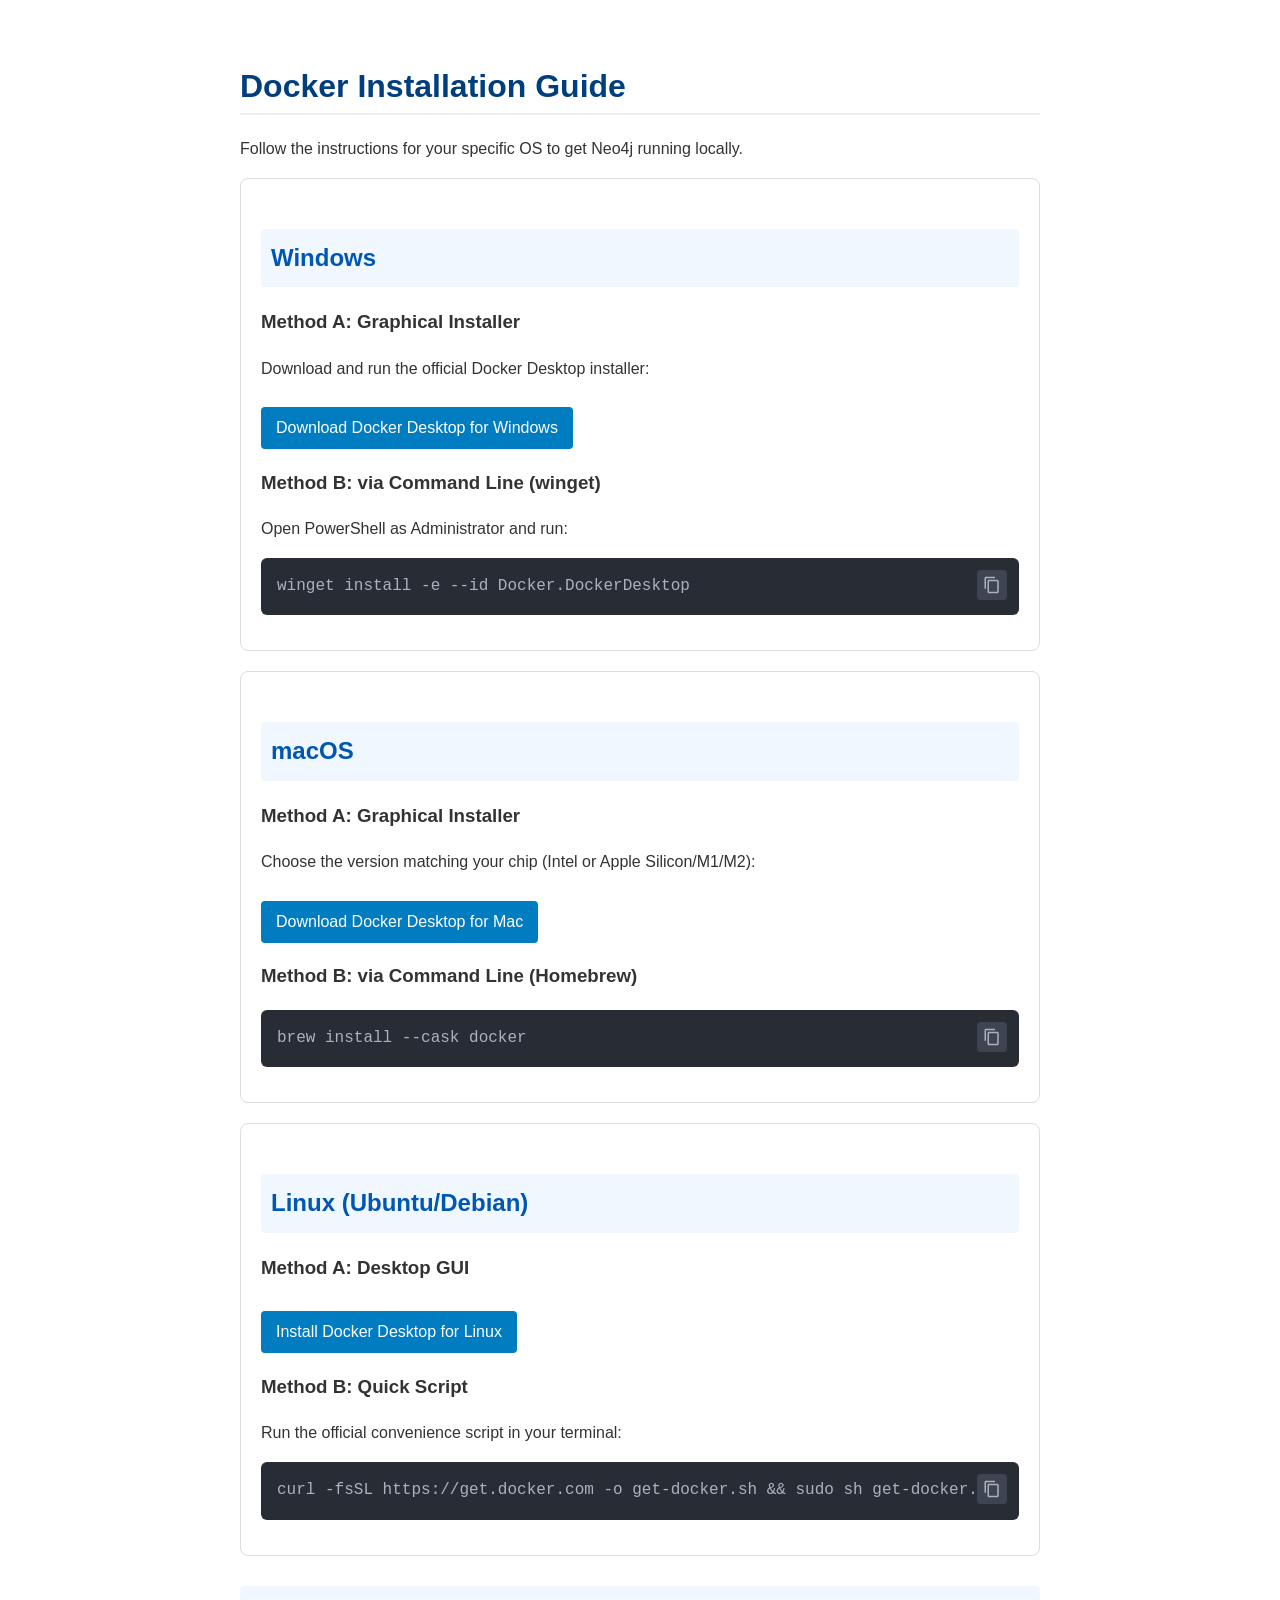
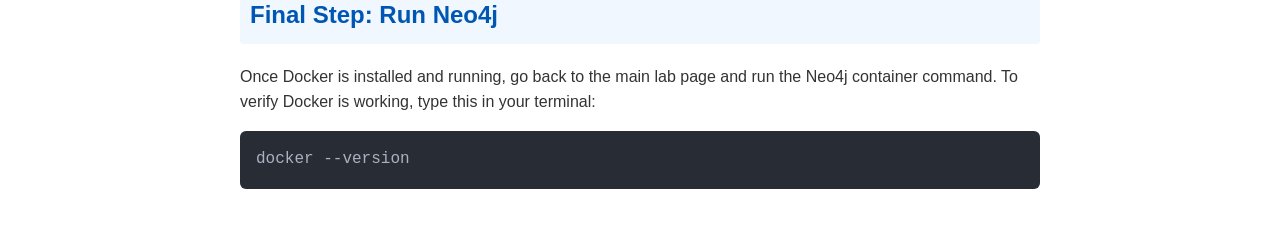
<file: docker-guide.html>
<!--
	Cypher/Neo4j Crash Course | Special Topics: Graph Databases
	faw.jku.at | @mbahara
-->

<!doctype html>
<html lang="en">
  <head>
    <meta charset="UTF-8" />
    <meta name="viewport" content="width=device-width, initial-scale=1.0" />
    <title>Docker Installation Guide - JKU</title>
    <link rel="stylesheet" href="assets/css/docker.css" />
  </head>
  <body>
    <h1>Docker Installation Guide</h1>
    <p>
      Follow the instructions for your specific OS to get Neo4j running locally.
    </p>

    <div class="os-box">
      <h2>Windows</h2>
      <h3>Method A: Graphical Installer</h3>
      <p>Download and run the official Docker Desktop installer:</p>
      <a
        href="https://docs.docker.com/desktop/setup/install/windows-install/"
        target="_blank"
        class="btn"
        >Download Docker Desktop for Windows</a
      >

      <h3>Method B: via Command Line (winget)</h3>
      <p>Open PowerShell as Administrator and run:</p>
      <div class="code-container">
        <span id="win-winget" class="code-text"
          >winget install -e --id Docker.DockerDesktop</span
        >
        <button
          class="copy-icon-btn"
          onclick="copyText('win-winget', this)"
          title="Copy to clipboard"
        >
          <svg viewBox="0 0 24 24">
            <path
              d="M16 1H4c-1.1 0-2 .9-2 2v14h2V3h12V1zm3 4H8c-1.1 0-2 .9-2 2v14c0 1.1.9 2 2 2h11c1.1 0 2-.9 2-2V7c0-1.1-.9-2-2-2zm0 16H8V7h11v14z"
            />
          </svg>
        </button>
      </div>
    </div>

    <div class="os-box">
      <h2>macOS</h2>
      <h3>Method A: Graphical Installer</h3>
      <p>
        Choose the version matching your chip (Intel or Apple Silicon/M1/M2):
      </p>
      <a
        href="https://docs.docker.com/desktop/setup/install/mac-install/"
        target="_blank"
        class="btn"
        >Download Docker Desktop for Mac</a
      >

      <h3>Method B: via Command Line (Homebrew)</h3>
      <div class="code-container">
        <span id="mac-brew">brew install --cask docker</span>
        <br />
        <button
          class="copy-icon-btn"
          onclick="copyText('mac-brew', this)"
          title="Copy to clipboard"
        >
          <svg viewBox="0 0 24 24">
            <path
              d="M16 1H4c-1.1 0-2 .9-2 2v14h2V3h12V1zm3 4H8c-1.1 0-2 .9-2 2v14c0 1.1.9 2 2 2h11c1.1 0 2-.9 2-2V7c0-1.1-.9-2-2-2zm0 16H8V7h11v14z"
            />
          </svg>
        </button>
      </div>
    </div>

    <div class="os-box">
      <h2>Linux (Ubuntu/Debian)</h2>
      <h3>Method A: Desktop GUI</h3>
      <a
        href="https://docs.docker.com/desktop/setup/install/linux-install/"
        target="_blank"
        class="btn"
        >Install Docker Desktop for Linux</a
      >

      <h3>Method B: Quick Script</h3>
      <p>Run the official convenience script in your terminal:</p>
      <div class="code-container">
        <span id="linux-script"
          >curl -fsSL https://get.docker.com -o get-docker.sh && sudo sh
          get-docker.sh</span
        >
        <br />
        <button
          class="copy-icon-btn"
          onclick="copyText('linux-script', this)"
          title="Copy to clipboard"
        >
          <svg viewBox="0 0 24 24">
            <path
              d="M16 1H4c-1.1 0-2 .9-2 2v14h2V3h12V1zm3 4H8c-1.1 0-2 .9-2 2v14c0 1.1.9 2 2 2h11c1.1 0 2-.9 2-2V7c0-1.1-.9-2-2-2zm0 16H8V7h11v14z"
            />
          </svg>
        </button>
      </div>
    </div>

    <h2>Final Step: Run Neo4j</h2>
    <p>
      Once Docker is installed and running, go back to the main lab page and run
      the Neo4j container command. To verify Docker is working, type this in
      your terminal:
    </p>
    <div class="code-container">docker --version</div>

    <!-- Scripts -->
    <script src="assets/js/docker.js"></script>
  </body>
</html>
</file>
<file: assets/css/docker.css>
/*
	Cypher/Neo4j Crash Course | Special Topics: Graph Databases
	faw.jku.at | @mbahara
*/

body {
  font-family: sans-serif;
  line-height: 1.6;
  max-width: 800px;
  margin: 0 auto;
  padding: 40px 20px;
  color: #333;
}
h1 {
  color: #003e7e;
  border-bottom: 2px solid #eee;
}
h2 {
  color: #0056b3;
  margin-top: 30px;
  background: #f0f7ff;
  padding: 10px;
  border-radius: 4px;
}
.os-box {
  border: 1px solid #ddd;
  padding: 20px;
  border-radius: 8px;
  margin-bottom: 20px;
}
.code-container {
  background: #282c34;
  color: #abb2bf;
  padding: 16px;
  border-radius: 6px;
  margin: 15px 0;
  font-family: "Fira Code", "Courier New", monospace;
  position: relative;
  display: flex;
  justify-content: space-between;
  align-items: center;
}
.code-text {
  word-break: break-all;
  margin-right: 40px;
}
.copy-icon-btn {
  background: #3e4451;
  border: none;
  border-radius: 4px;
  cursor: pointer;
  padding: 6px;
  display: flex;
  align-items: center;
  justify-content: center;
  transition: background 0.2s;
  position: absolute;
  right: 12px;
  top: 12px;
}
.copy-icon-btn:hover {
  background: #528bff;
}
.copy-icon-btn svg {
  fill: #abb2bf;
  width: 18px;
  height: 18px;
}
.copy-icon-btn.copied svg {
  fill: #98c379;
}
.btn {
  background: #007cc1;
  color: white;
  padding: 8px 15px;
  text-decoration: none;
  border-radius: 4px;
  display: inline-block;
  margin-top: 10px;
}
</file>
<file: assets/css/main.css>
@import url(fontawesome-all.min.css);

/*
	Cypher/Neo4j Crash Course | Special Topics: Graph Databases | 2026
	faw.jku.at | @mbahara
*/

html {
  scroll-behavior: smooth;
}

body {
  font-family: Arial, sans-serif;
  margin: 0;
  padding: 20px 50px;
  background: #f5f5f5;
}

.header {
  background: #3f51b5;
  color: white;
  padding: 10px 20px;
  border-radius: 6px;
}

h1 {
  text-align: center;
}

.container {
  padding: 20px;

  a {
    color: #3f51b5;
  }

  a:hover {
    color: #2196f3;
  }
}

.image-container {
  text-align: center;
  margin-bottom: 20px;
}

.image-container img {
  align-content: center;
  max-width: 100%;
  height: auto;
  box-shadow: 0 2px 8px rgba(0, 0, 0, 0.2);
}

.caption {
  font-size: 0.9em;
  color: #555;
  margin-top: 5px;
}

h3 {
  color: #3f51b5;
}

.section {
  padding: 10px 50px;
  margin-bottom: 20px;
  border-radius: 6px;
}

.card {
  background: white;
  padding: 15px;
  margin: 10px 0;
  border-radius: 10px;
  box-shadow: 0 2px 6px rgba(0, 0, 0, 0.1);
}

button {
  margin: 5px 5px 5px 0;
  padding: 8px 12px;
  border: none;
  border-radius: 5px;
  cursor: pointer;
}

.step-tag {
  display: inline-block;
  background: #3f51b5;
  color: white;
  padding: 2px 10px;
  border-radius: 12px;
  margin-top: 10px;
}

.control {
  background: #1ba9cc;
  color: white;
}

.copy {
  background: #4ca0af;
  color: white;
}

.copy.copied {
  background: #4caf50;
}

.open {
  background: #2196f3;
  color: white;
}

.info p {
  margin: 5px 0;
}

.comment {
  color: #3f51b5;
  font-size: small;
}

pre {
  background: #4d4e48;
  color: #f8f8f2;
  padding: 10px;
  border-radius: 5px;
  overflow-x: auto;
}

.hidden {
  display: none;
}

code {
  font-size: larger;
}

.ex-label {
  cursor: text;
  user-select: text;
  -webkit-tap-highlight-color: transparent;
}

.ex-label:hover {
  color: inherit;
  background: none;
  text-decoration: none;
}

@keyframes spin {
  0% {
    transform: rotate(0deg);
  }
  100% {
    transform: rotate(360deg);
  }
}

.spinner {
  display: inline-block;
  margin-left: 8px;
  vertical-align: middle;
  animation: spin 1s linear infinite;
}

button:disabled {
  opacity: 0.7;
  cursor: not-allowed;
}

.modal-overlay {
  display: none; /* Hidden by default */
  position: fixed;
  top: 0;
  left: 0;
  width: 100%;
  height: 100%;
  background: rgba(0, 0, 0, 0.7); /* Dims the background */
  z-index: 1000;
  justify-content: center;
  align-items: center;
}

.modal-content {
  background: white;
  padding: 30px;
  border-radius: 12px;
  max-width: 400px;
  text-align: center;
  box-shadow: 0 10px 30px rgba(0, 0, 0, 0.3);
}

.credentials-box {
  background: #f4f7f6;
  padding: 15px;
  margin: 20px 0;
  border-radius: 8px;
  text-align: left;
  font-family: monospace;
}

.modal-content h3 {
  margin-top: 0;
  color: #2c3e50;
}

.modal-actions {
  display: flex;
  justify-content: center;
  align-items: center;
  gap: 15px;
  margin-top: 10px;
}

.btn-link {
  background: none;
  border: none;
  color: #7f8c8d;
  text-decoration: underline;
  cursor: pointer;
  font-size: 0.9em;
}

.btn-link:hover {
  color: #2c3e50;
}
</file>
